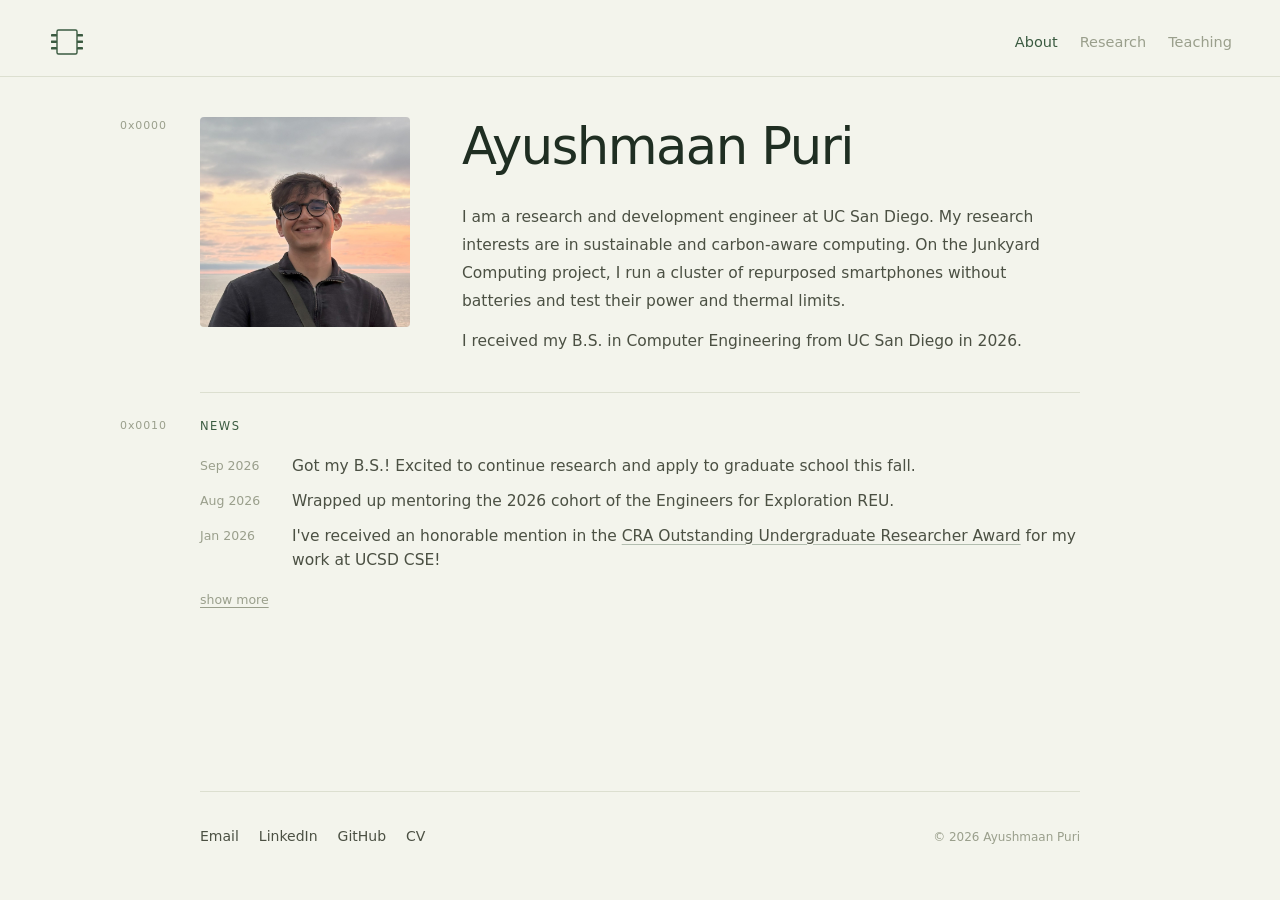
<file: index.html>
<!DOCTYPE html>
<html lang="en">
<head>
  <meta charset="utf-8" />
  <meta name="viewport" content="width=device-width, initial-scale=1" />
  <title>Ayushmaan Puri</title>
  <link rel="stylesheet" href="site.css">
  <style>
    .home-top {
      padding: 40px 0 0;
      display: grid;
      grid-template-columns: 210px 1fr;
      gap: 52px;
      align-items: start;
    }

    .greeting {
      font-size: clamp(32px, 4vw, 52px);
      font-weight: 500;
      letter-spacing: -0.03em;
      line-height: 1.15;
      margin-bottom: 28px;
    }
    .cursor {
      display: inline-block;
      width: 3px;
      height: 0.8em;
      background: var(--accent);
      vertical-align: baseline;
      margin-left: 3px;
      border-radius: 1px;
      animation: blink 1.1s step-end infinite;
      opacity: 0.28;
    }
    @keyframes blink { 50% { opacity: 0; } }

    .home-bio {
      font-size: 15.5px;
      color: var(--mid);
      line-height: 1.8;
    }
    .home-bio p + p { margin-top: 13px; }
    .home-bio a { color: var(--mid); }

    .home-photo {
      width: 210px;
      height: 210px;
      border-radius: 4px;
      object-fit: cover;
      display: block;
    }

    .home-section {
      margin-top: 36px;
      padding-top: 24px;
      padding-bottom: 32px;
      border-top: 1px solid var(--line);
    }

    .news-row {
      display: grid;
      grid-template-columns: 72px 1fr;
      gap: 0 20px;
      font-size: 15.5px;
      color: var(--mid);
      line-height: 1.6;
      padding: 5px 0;
    }
    .news-row a { color: var(--mid); }
    .news-row.hidden { display: none; }
    .n-when {
      font-family: var(--mono);
      font-size: 12.5px;
      color: var(--faint);
      padding-top: 2px;
    }
    .show-more-btn {
      background: none;
      border: none;
      padding: 0;
      margin-top: 14px;
      font-family: var(--mono);
      font-size: 12.5px;
      color: var(--faint);
      cursor: pointer;
      display: block;
      text-decoration: underline;
      text-underline-offset: 3px;
    }
    .show-more-btn:hover { color: var(--accent); }

    @media (max-width: 600px) {
      .home-top { grid-template-columns: 1fr; gap: 28px; }
      .home-photo { display: none; }
    }
  </style>
</head>
<body>

  <!-- NAV -->
  <nav class="site-nav">
    <button class="logo-btn" type="button" aria-label="Thermal camera view" aria-pressed="false">
    <svg class="logo-mark" viewBox="0 0 38 28" fill="none" xmlns="http://www.w3.org/2000/svg" aria-label="Ayushmaan Puri">
      <rect x="9" y="2" width="20" height="24" rx="1.5" stroke="var(--accent)" stroke-width="1.4"/>
      <!-- <path d="M15 2 A4 3.5 0 0 0 23 2" stroke="var(--accent)" stroke-width="1.4"/> -->
      <rect x="3" y="6"    width="6" height="2.5" rx="0.4" fill="var(--accent)"/>
      <rect x="3" y="12.5" width="6" height="2.5" rx="0.4" fill="var(--accent)"/>
      <rect x="3" y="19"   width="6" height="2.5" rx="0.4" fill="var(--accent)"/>
      <rect x="29" y="6"    width="6" height="2.5" rx="0.4" fill="var(--accent)"/>
      <rect x="29" y="12.5" width="6" height="2.5" rx="0.4" fill="var(--accent)"/>
      <rect x="29" y="19"   width="6" height="2.5" rx="0.4" fill="var(--accent)"/>
      <!-- <text x="19" y="16" text-anchor="middle" font-family="ui-monospace,monospace" font-size="7.5" font-weight="600" fill="var(--accent)">AP</text> -->
    </svg>
    </button>
    <div class="nav-items">
      <a class="nav-btn active" href="index.html">About</a>
      <a class="nav-btn" href="research.html">Research</a>
      <a class="nav-btn" href="teaching.html">Teaching</a>
    </div>
  </nav>

<div class="col">

  <div class="home-top fi" style="animation-delay:.05s">
    <img class="home-photo" src="img/headshot.jpg" alt="Ayushmaan Puri"
         onerror="this.style.display='none'" />
    <div>
      <h1 class="greeting">Ayushmaan Puri</h1>
      <div class="home-bio">
        <p>
          I am a research and development engineer at UC San Diego.
          My research interests are in sustainable and carbon-aware computing.
          On the Junkyard Computing project, I run a cluster of repurposed smartphones without batteries and test their power and thermal limits.
        </p>
        <p>
          I received my B.S. in Computer Engineering from UC San Diego in 2026.
        </p>
      </div>
    </div>
  </div>

  <!-- news -->
  <div class="home-section fi" style="animation-delay:.14s">
    <p class="sec-label">News</p>
    <div id="news-list">
      <div class="news-row">
        <span class="n-when">Sep 2026</span>
        <span>Got my B.S.! Excited to continue research and apply to graduate school this fall.</span>
      </div>
      <div class="news-row">
        <span class="n-when">Aug 2026</span>
        <span>Wrapped up mentoring the 2026 cohort of the Engineers for Exploration REU.</span>
      </div>
      <div class="news-row">
        <span class="n-when">Jan 2026</span>
        <span>I've received an honorable mention in the <a href="https://cra.org/about/awards/outstanding-undergraduate-researcher-award/#:~:text=Ayushmaan%20Puri%2C%20University%20of%20California%2C%20San%20Diego" target="_blank" rel="noopener">CRA Outstanding Undergraduate Researcher Award</a> for my work at UCSD CSE!</span>
      </div>
      <div class="news-row hidden">
        <span class="n-when">Oct 2025</span>
        <span><em>UnifiedSplitting</em> accepted to <a href="https://airtable.com/embed/appJNFWOkOHEz40pf/shr7QSuLwvThEw3Qj/tblzSg4QbAxZa1rz1/viwUCRZa4JLZpt3bm/reck8rJNek41xyWqu" target="_blank" rel="noopener">SCCUR 2025</a>. I'm presenting a talk at CSU Channel Islands on Nov 22.</span>
      </div>
      <!-- <div class="news-row">
        <span class="n-when">Oct 2025</span>
        <span>Applying to ECE/CSE PhD programs. Scared, but excited.</span>
      </div> -->
      <div class="news-row hidden">
        <span class="n-when">Aug 2025</span>
        <span>Presented <em>UnifiedSplitting</em> at <a href="https://ugresearch.ucsd.edu/conferences/src/2025-SRC-Program.pdf" target="_blank" rel="noopener">UCSD SRC 2025</a>.</span>
      </div>
      <div class="news-row hidden">
        <span class="n-when">Jun 2025</span>
        <span>Started research with Raymond at PatLab! Excited to learn more about NVIDIA Jetson edge devices.</span>
      </div>
      <div class="news-row hidden">
        <span class="n-when">May 2025</span>
        <span>Accepted to the <a href="https://ugresearch.ucsd.edu/programs/all-urh-programs/uc-scholars/index.html" target="_blank" rel="noopener">UC Scholars program</a>!</span>
      </div>
      <div class="news-row hidden">
        <span class="n-when">Oct 2024</span>
        <span>Changed majors from Computer Science to Computer Engineering after a lot of thinking...</span>
      </div>
      <div class="news-row hidden">
        <span class="n-when">Sep 2024</span>
        <span>Moved to San Diego for UCSD 🔱</span>
      </div>
      <div class="news-row hidden">
        <span class="n-when">Sep 2024</span>
        <span>Completed summer research at IIT Delhi.</span>
      </div>
      <div class="news-row hidden">
        <span class="n-when">May 2024</span>
        <span>Graduated from OCC with 3 associate degrees and honors distinction. Starting summer research at IIT Delhi SeNSE!</span>
      </div>
      <div class="news-row hidden">
        <span class="n-when">Jun 2023</span>
        <span>Started research at NASA CaSGC.</span>
      </div>
      <div class="news-row hidden">
        <span class="n-when">Aug 2022</span>
        <span>Moved to Orange County to attend Orange Coast College 🍊</span>
      </div>
    </div>
    <button class="show-more-btn" id="news-btn" onclick="toggleNews()">show more</button>
  </div>

  <!-- FOOTER -->
  <footer class="site-footer">
    <div class="foot-links">
      <a href="mailto:aypuri@ucsd.edu,ayushmaan.puri18@gmail.com">Email</a>
      <a href="https://linkedin.com/in/aypuri" target="_blank" rel="noopener">LinkedIn</a>
      <a href="https://github.com/aypuri" target="_blank" rel="noopener">GitHub</a>
      <a href="cv.pdf" target="_blank" rel="noopener">CV</a>
    </div>
    <div class="foot-copy">© <span id="yr"></span> Ayushmaan Puri</div>
  </footer>

</div>

<script src="site.js"></script>
<script>
  let newsOpen = false;
  function toggleNews() {
    newsOpen = !newsOpen;
    document.querySelectorAll('.news-row').forEach((el, i) => {
      if (i >= 3) el.classList.toggle('hidden', !newsOpen);
    });
    document.getElementById('news-btn').textContent = newsOpen ? 'show less' : 'show more';
  }
</script>
</body>
</html>
</file>
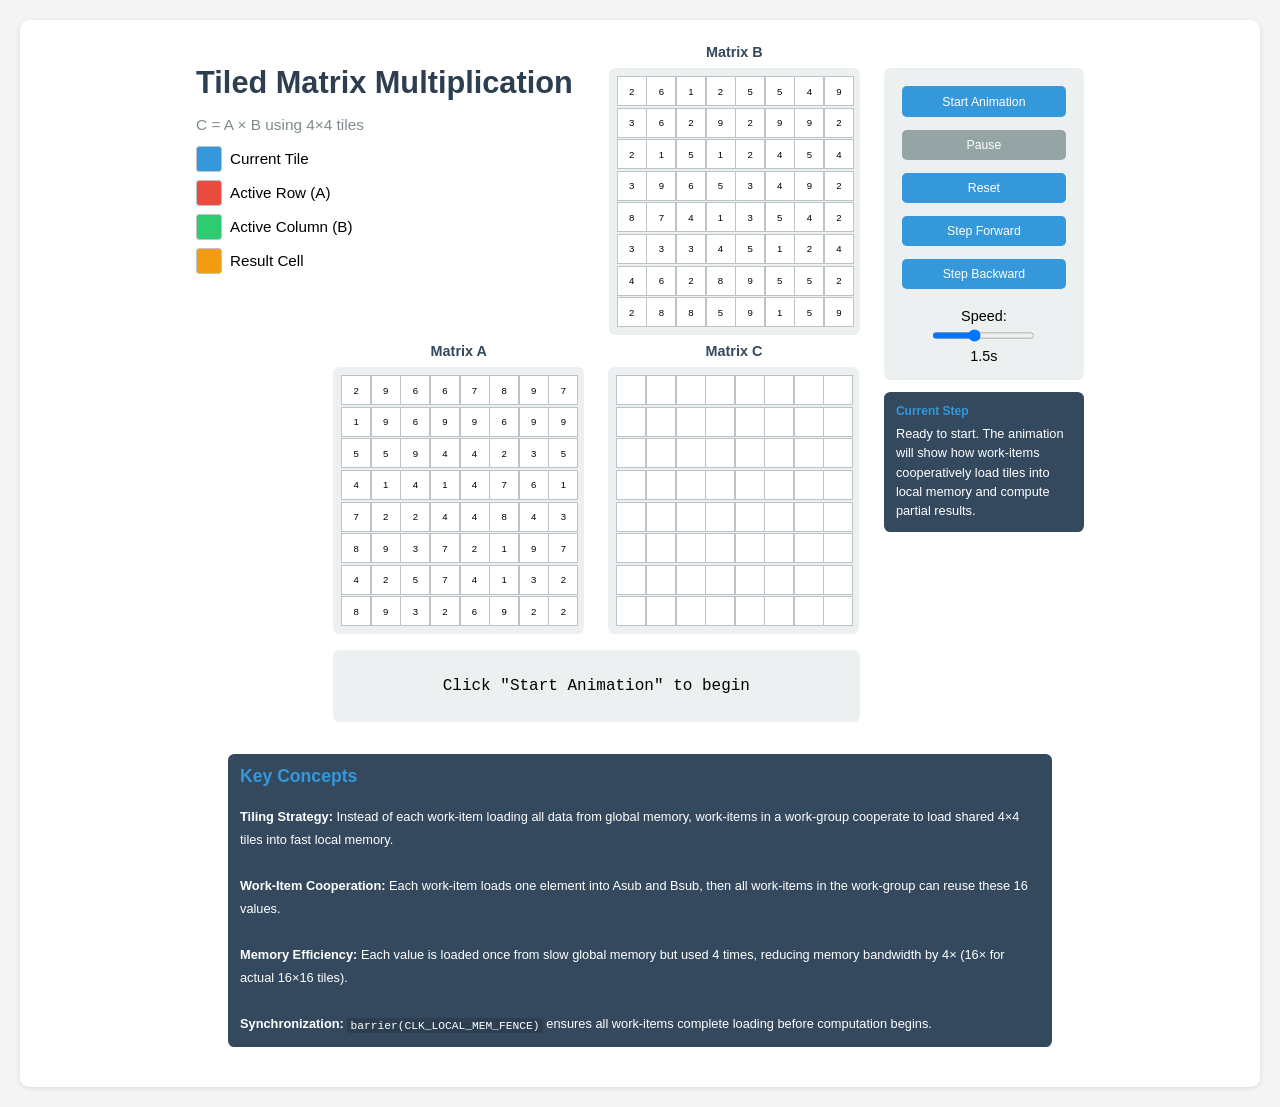
<file: tiledmatmultvis/index.html>
<!DOCTYPE html>
<html lang="en">
<head>
    <meta charset="UTF-8">
    <meta name="viewport" content="width=1400, shrink-to-fit=yes">
    <title>Tiled Matrix Multiplication Visualization</title>
    <link rel="stylesheet" href="styles.css">
</head>
<body>
    <div class="container">
        <div class="main-layout">
            <div class="left-column">
                <div class="title-area">
                    <h1>Tiled Matrix Multiplication</h1>
                    <p class="subtitle">C = A × B using 4×4 tiles</p>
                    
                    <div class="legend">
                        <div class="legend-item">
                            <div class="legend-box tile-highlight"></div>
                            <span>Current Tile</span>
                        </div>
                        <div class="legend-item">
                            <div class="legend-box active-row"></div>
                            <span>Active Row (A)</span>
                        </div>
                        <div class="legend-item">
                            <div class="legend-box active-col"></div>
                            <span>Active Column (B)</span>
                        </div>
                        <div class="legend-item">
                            <div class="legend-box result-cell"></div>
                            <span>Result Cell</span>
                        </div>
                    </div>
                </div>
            </div>
            
            <div class="center-column">
                <div class="visualization-wrapper">
                    <div class="top-section">
                        <div class="spacer"></div>
                        <div id="matrixB-container"></div>
                    </div>
                    <div class="bottom-section">
                        <div id="matrixA-container"></div>
                        <div id="matrixC-container"></div>
                    </div>
                </div>
                <div class="computation" id="computation">Click "Start Animation" to begin</div>
            </div>
            
            <div class="right-column">
                <div class="controls">
                    <button id="startBtn" onclick="startAnimation()">Start Animation</button>
                    <button id="pauseBtn" onclick="pauseAnimation()" disabled>Pause</button>
                    <button id="resetBtn" onclick="resetAnimation()">Reset</button>
                    <button onclick="stepForward()">Step Forward</button>
                    <button onclick="stepBackward()">Step Backward</button>
                    <div class="speed-control">
                        <label>Speed: </label>
                        <input type="range" id="speedSlider" min="500" max="3000" value="1500" step="100">
                        <span id="speedLabel">1.5s</span>
                    </div>
                </div>
                <div class="info-panel">
                    <h3>Current Step</h3>
                    <div class="step-info" id="stepInfo">
                        Ready to start. The animation will show how work-items cooperatively load tiles into local memory and compute partial results.
                    </div>
                </div>
            </div>
        </div>
        
        <div class="info-panel">
            <h3>Key Concepts</h3>
            <div class="step-info">
                <strong>Tiling Strategy:</strong> Instead of each work-item loading all data from global memory, work-items in a work-group cooperate to load shared 4×4 tiles into fast local memory.<br><br>
                <strong>Work-Item Cooperation:</strong> Each work-item loads one element into Asub and Bsub, then all work-items in the work-group can reuse these 16 values.<br><br>
                <strong>Memory Efficiency:</strong> Each value is loaded once from slow global memory but used 4 times, reducing memory bandwidth by 4× (16× for actual 16×16 tiles).<br><br>
                <strong>Synchronization:</strong> <span class="code-highlight">barrier(CLK_LOCAL_MEM_FENCE)</span> ensures all work-items complete loading before computation begins.
            </div>
        </div>
    </div>

    <script src="scripts.js"></script>
</body>
</html>
</file>
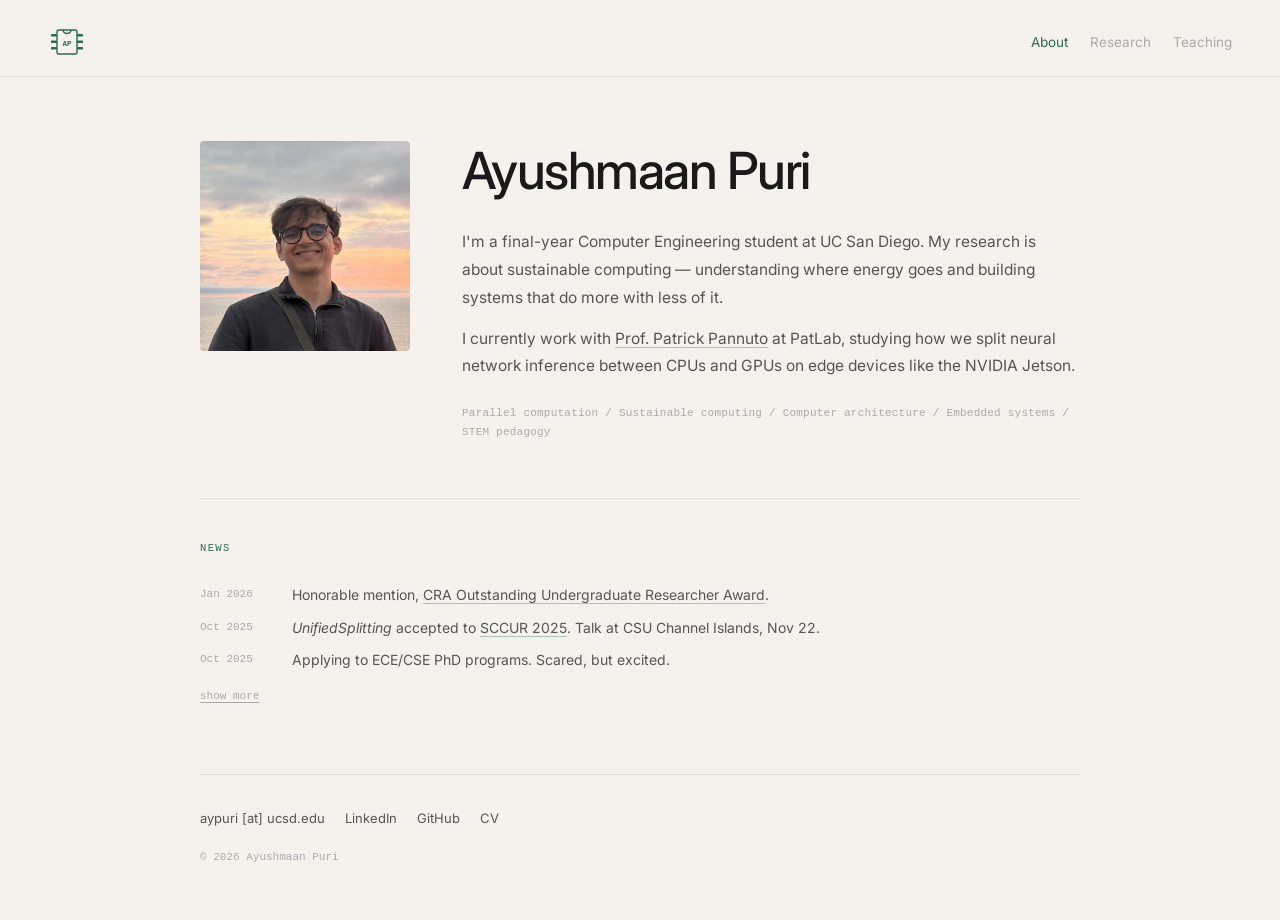
<file: backup.html>
<!DOCTYPE html>
<html lang="en">
<head>
  <meta charset="utf-8" />
  <meta name="viewport" content="width=device-width, initial-scale=1" />
  <title>Ayushmaan Puri</title>
  <link rel="preconnect" href="https://fonts.googleapis.com">
  <link href="https://fonts.googleapis.com/css2?family=Inter:wght@300;400;500;600&display=swap" rel="stylesheet">
  <style>
    :root {
      --bg:      #f5f2ee;
      --fg:      #1a1a1a;
      --mid:     #555555;
      --faint:   #aaaaaa;
      --line:    #e2ddd8;
      --accent:  #2d6a4f;
      --sans:    "Inter", -apple-system, BlinkMacSystemFont, "Segoe UI", system-ui, sans-serif;
      --mono:    ui-monospace, "SFMono-Regular", Menlo, Monaco, Consolas, monospace;
    }

    *, *::before, *::after { box-sizing: border-box; margin: 0; padding: 0; }
    html { scroll-behavior: smooth; }

    body {
      background: var(--bg);
      background-attachment: fixed;
      color: var(--fg);
      font-family: var(--sans);
      font-size: 15.5px;
      line-height: 1.72;
      -webkit-font-smoothing: antialiased;
      min-height: 100vh;
    }

    a { color: var(--accent); text-decoration: underline; text-underline-offset: 3px; text-decoration-color: color-mix(in srgb, var(--accent) 35%, transparent); }
    a:hover { opacity: 0.7; }

    /* full width — only padding, no max-width */
    .col { padding: 0 200px; }

    /* ── nav ──────────────────────────────────────────────── */
    .site-nav {
      display: flex;
      justify-content: space-between;
      align-items: center;
      padding: 28px 48px 20px;
      border-bottom: 1px solid var(--line);
    }
    .logo-mark {
      display: block;
      width: 38px;
      height: 28px;
    }
    .nav-items { display: flex; gap: 22px; }
    .nav-btn {
      background: none;
      border: none;
      cursor: pointer;
      font-family: var(--sans);
      font-size: 13.5px;
      color: var(--faint);
      padding: 0;
      transition: color .15s;
    }
    .nav-btn:hover  { color: var(--accent); }
    .nav-btn.active { color: var(--accent); }

    /* ── views ────────────────────────────────────────────── */
    .view { display: none; }
    .view.active { display: block; }

    .fi {
      opacity: 0;
      animation: rise .28s ease forwards;
    }
    @keyframes rise {
      from { opacity: 0; transform: translateY(7px); }
      to   { opacity: 1; transform: translateY(0);   }
    }

    /* ── home ─────────────────────────────────────────────── */
    .home-top {
      padding: 64px 0 0;
      display: grid;
      grid-template-columns: 210px 1fr;
      gap: 52px;
      align-items: start;
    }

    .greeting {
      font-size: clamp(32px, 4vw, 52px);
      font-weight: 500;
      letter-spacing: -0.03em;
      line-height: 1.15;
      margin-bottom: 28px;
    }
    .cursor {
      display: inline-block;
      width: 3px;
      height: 0.8em;
      background: var(--accent);
      vertical-align: baseline;
      margin-left: 3px;
      border-radius: 1px;
      animation: blink 1.1s step-end infinite;
      opacity: 0.28;
    }
    @keyframes blink { 50% { opacity: 0; } }

    .home-bio {
      font-size: 15.5px;
      color: var(--mid);
      line-height: 1.8;
    }
    .home-bio p + p { margin-top: 13px; }
    .home-bio a { color: var(--mid); }

    .home-photo {
      width: 210px;
      height: 210px;
      border-radius: 4px;
      object-fit: cover;
      display: block;
    }

    .home-tags {
      margin-top: 24px;
      font-family: var(--mono);
      font-size: 11px;
      color: var(--faint);
      letter-spacing: 0.02em;
    }
    .home-tags span + span::before { content: ' / '; }

    .home-section {
      margin-top: 56px;
      padding-top: 40px;
      padding-bottom: 72px;
      border-top: 1px solid var(--line);
    }
    .sec-label {
      font-family: var(--mono);
      font-size: 10.5px;
      letter-spacing: 0.13em;
      text-transform: uppercase;
      color: var(--accent);
      margin-bottom: 22px;
    }

    .news-row {
      display: grid;
      grid-template-columns: 72px 1fr;
      gap: 0 20px;
      font-size: 14px;
      color: var(--mid);
      line-height: 1.6;
      padding: 5px 0;
    }
    .news-row a { color: var(--mid); }
    .news-row.hidden { display: none; }
    .n-when {
      font-family: var(--mono);
      font-size: 11px;
      color: var(--faint);
      padding-top: 2px;
    }
    .show-more-btn {
      background: none;
      border: none;
      padding: 0;
      margin-top: 14px;
      font-family: var(--mono);
      font-size: 11px;
      color: var(--faint);
      cursor: pointer;
      display: block;
      text-decoration: underline;
      text-underline-offset: 3px;
    }
    .show-more-btn:hover { color: var(--accent); }

    .home-contact {
      margin-top: 40px;
      padding-top: 32px;
      border-top: 1px solid var(--line);
      display: flex;
      gap: 22px;
      font-size: 13.5px;
      color: var(--mid);
      flex-wrap: wrap;
      padding-bottom: 64px;
    }
    .home-contact a { color: var(--mid); text-decoration: none; }
    .home-contact a:hover { color: var(--fg); opacity: 1; }

    /* ── expandable entries ───────────────────────────────── */
    .view-intro {
      font-size: 15.5px;
      color: var(--mid);
      line-height: 1.82;
      padding: 56px 0 38px;
    }
    .view-intro a { color: var(--mid); }

    .entries { border-top: 1px solid var(--line); }
    .entry   { border-bottom: 1px solid var(--line); }

    .entry-btn {
      width: 100%;
      background: none;
      border: none;
      cursor: pointer;
      padding: 22px 0;
      text-align: left;
      display: flex;
      justify-content: space-between;
      align-items: center;
      gap: 20px;
      font-family: var(--sans);
    }
    .entry-btn:hover .e-title { opacity: 0.5; }

    .entry-meta { flex: 1; }
    .e-title {
      display: block;
      font-size: 15px;
      font-weight: 600;
      letter-spacing: -0.01em;
      color: var(--fg);
      margin-bottom: 3px;
      transition: opacity .15s;
    }
    .e-org {
      display: block;
      font-size: 12.5px;
      color: var(--faint);
    }
    .e-right {
      display: flex;
      align-items: center;
      gap: 16px;
      flex-shrink: 0;
    }
    .e-date {
      font-family: var(--mono);
      font-size: 11px;
      color: var(--faint);
      white-space: nowrap;
    }
    .e-arrow {
      font-size: 13px;
      color: var(--faint);
      transition: transform .25s ease, color .15s;
      user-select: none;
    }
    .entry.open .e-arrow { transform: rotate(180deg); color: var(--accent); }

    .entry-body {
      display: grid;
      grid-template-rows: 0fr;
      transition: grid-template-rows .3s ease;
      overflow: hidden;
    }
    .entry.open .entry-body { grid-template-rows: 1fr; }

    .entry-body-inner  { min-height: 0; overflow: hidden; }
    .entry-body-content {
      padding-bottom: 26px;
      font-size: 14.5px;
      color: var(--mid);
      line-height: 1.82;
    }
    .entry-body-content p + p { margin-top: 12px; }
    .entry-body-content a { color: var(--mid); }

    /* sub-sections (pubs, awards, education) */
    .sub-section { padding-top: 48px; }
    .sub-entry {
      padding: 18px 0;
      border-top: 1px solid var(--line);
      font-size: 14px;
      color: var(--mid);
      line-height: 1.72;
    }
    .sub-entry:last-child { border-bottom: 1px solid var(--line); }
    .sub-head {
      display: flex;
      justify-content: space-between;
      align-items: baseline;
      gap: 20px;
      margin-bottom: 5px;
    }
    .sub-title {
      font-size: 14.5px;
      font-weight: 600;
      color: var(--fg);
    }
    .sub-date {
      font-family: var(--mono);
      font-size: 11px;
      color: var(--faint);
      white-space: nowrap;
      flex-shrink: 0;
    }
    .sub-entry a { color: var(--mid); }

    /* edu logo */
    .sub-entry-inner {
      display: flex;
      gap: 16px;
      align-items: flex-start;
    }
    .inst-logo {
      width: 56px;
      height: 56px;
      object-fit: contain;
      flex-shrink: 0;
      margin-top: 2px;
      opacity: 0.85;
    }

    /* footer */
    .site-footer {
      border-top: 1px solid var(--line);
      padding: 32px 0 52px;
    }
    .foot-links {
      display: flex;
      gap: 20px;
      font-size: 13px;
      color: var(--mid);
      flex-wrap: wrap;
    }
    .foot-links a { color: var(--mid); text-decoration: none; }
    .foot-links a:hover { color: var(--fg); }
    .foot-copy {
      margin-top: 18px;
      font-family: var(--mono);
      font-size: 11px;
      color: var(--faint);
    }

    /* ── responsive ───────────────────────────────────────── */
    @media (max-width: 600px) {
      .col { padding: 0 24px; }
      .site-nav { padding: 22px 24px 18px; }
      .home-top { grid-template-columns: 1fr; gap: 28px; }
      .home-photo { display: none; }
      .nav-items { gap: 14px; }
      .sub-head { flex-direction: column; gap: 2px; }
      .e-right { gap: 10px; }
    }
  </style>
</head>
<body>

  <!-- NAV — outside .col so logo/buttons sit near screen edges -->
  <nav class="site-nav">
    <!-- chip/IC logo mark -->
    <svg class="logo-mark" viewBox="0 0 38 28" fill="none" xmlns="http://www.w3.org/2000/svg" aria-label="Ayushmaan Puri">
      <!-- IC body -->
      <rect x="9" y="2" width="20" height="24" rx="1.5" stroke="var(--accent)" stroke-width="1.4"/>
      <!-- orientation notch -->
      <path d="M15 2 A4 3.5 0 0 0 23 2" stroke="var(--accent)" stroke-width="1.4"/>
      <!-- pins left -->
      <rect x="3" y="6"    width="6" height="2.5" rx="0.4" fill="var(--accent)"/>
      <rect x="3" y="12.5" width="6" height="2.5" rx="0.4" fill="var(--accent)"/>
      <rect x="3" y="19"   width="6" height="2.5" rx="0.4" fill="var(--accent)"/>
      <!-- pins right -->
      <rect x="29" y="6"    width="6" height="2.5" rx="0.4" fill="var(--accent)"/>
      <rect x="29" y="12.5" width="6" height="2.5" rx="0.4" fill="var(--accent)"/>
      <rect x="29" y="19"   width="6" height="2.5" rx="0.4" fill="var(--accent)"/>
      <!-- initials -->
      <text x="19" y="17.5" text-anchor="middle" font-family="ui-monospace,monospace" font-size="7.5" font-weight="600" fill="var(--accent)">AP</text>
    </svg>
    <div class="nav-items">
      <button class="nav-btn active" data-view="home">About</button>
      <button class="nav-btn" data-view="research">Research</button>
      <button class="nav-btn" data-view="teaching">Teaching</button>
    </div>
  </nav>

<div class="col">

  <!-- ── ABOUT ─────────────────────────────────────────────── -->
  <div class="view active" id="view-home">

    <div class="home-top fi" style="animation-delay:.05s">
      <img class="home-photo" src="img/headshot.jpg" alt="Ayushmaan Puri"
           onerror="this.style.display='none'" />
      <div>
        <h1 class="greeting">Ayushmaan Puri</h1>
        <div class="home-bio">
          <p>
            I'm a final-year Computer Engineering student at UC San Diego.
            My research is about sustainable computing — understanding where energy goes
            and building systems that do more with less of it.
          </p>
          <p>
            I currently work with <a href="https://patpannuto.com/" target="_blank" rel="noopener">Prof. Patrick Pannuto</a>
            at PatLab, studying how we split neural network inference between CPUs and GPUs
            on edge devices like the NVIDIA Jetson.
          </p>
        </div>
        <div class="home-tags">
          <span>Parallel computation</span>
          <span>Sustainable computing</span>
          <span>Computer architecture</span>
          <span>Embedded systems</span>
          <span>STEM pedagogy</span>
        </div>
      </div>
    </div>

    <!-- news -->
    <div class="home-section fi" style="animation-delay:.14s">
      <p class="sec-label">News</p>
      <div id="news-list">
        <div class="news-row">
          <span class="n-when">Jan 2026</span>
          <span>Honorable mention, <a href="https://cra.org/about/awards/outstanding-undergraduate-researcher-award/#:~:text=Ayushmaan%20Puri%2C%20University%20of%20California%2C%20San%20Diego" target="_blank" rel="noopener">CRA Outstanding Undergraduate Researcher Award</a>.</span>
        </div>
        <div class="news-row">
          <span class="n-when">Oct 2025</span>
          <span><em>UnifiedSplitting</em> accepted to <a href="https://airtable.com/embed/appJNFWOkOHEz40pf/shr7QSuLwvThEw3Qj/tblzSg4QbAxZa1rz1/viwUCRZa4JLZpt3bm/reck8rJNek41xyWqu" target="_blank" rel="noopener">SCCUR 2025</a>. Talk at CSU Channel Islands, Nov 22.</span>
        </div>
        <div class="news-row">
          <span class="n-when">Oct 2025</span>
          <span>Applying to ECE/CSE PhD programs. Scared, but excited.</span>
        </div>
        <div class="news-row hidden">
          <span class="n-when">Aug 2025</span>
          <span>Presented <em>UnifiedSplitting</em> at <a href="https://ugresearch.ucsd.edu/conferences/src/2025-SRC-Program.pdf" target="_blank" rel="noopener">UCSD SRC 2025</a>.</span>
        </div>
        <div class="news-row hidden">
          <span class="n-when">Jun 2025</span>
          <span>Started research with PatLab.</span>
        </div>
        <div class="news-row hidden">
          <span class="n-when">May 2025</span>
          <span>Accepted to the <a href="https://ugresearch.ucsd.edu/programs/all-urh-programs/uc-scholars/index.html" target="_blank" rel="noopener">UC Scholars program</a>.</span>
        </div>
        <div class="news-row hidden">
          <span class="n-when">Oct 2024</span>
          <span>Changed majors from CS to Computer Engineering.</span>
        </div>
        <div class="news-row hidden">
          <span class="n-when">Sep 2024</span>
          <span>Moved to San Diego for UCSD.</span>
        </div>
        <div class="news-row hidden">
          <span class="n-when">Sep 2024</span>
          <span>Completed summer research at IIT Delhi.</span>
        </div>
        <div class="news-row hidden">
          <span class="n-when">May 2024</span>
          <span>Graduated from OCC with 3 associate degrees and honors distinction.</span>
        </div>
        <div class="news-row hidden">
          <span class="n-when">Jun 2023</span>
          <span>Started research at NASA CaSGC.</span>
        </div>
        <div class="news-row hidden">
          <span class="n-when">Aug 2022</span>
          <span>Moved to Orange County to attend Orange Coast College.</span>
        </div>
      </div>
      <button class="show-more-btn" id="news-btn" onclick="toggleNews()">show more</button>
    </div>

    <!-- contact
    <div class="home-contact fi" style="animation-delay:.22s">
      <span>aypuri [at] ucsd.edu</span>
      <a href="https://linkedin.com/in/aypuri" target="_blank" rel="noopener">LinkedIn ↗</a>
      <a href="https://github.com/aypuri" target="_blank" rel="noopener">GitHub ↗</a>
      <a href="https://docs.google.com/document/d/19y4q07t-jG6VEzetlcm0LwE59ik_COHHdgkFJjzfBMU/edit?usp=sharing" target="_blank" rel="noopener">CV ↗</a>
    </div> -->
  </div>

  <!-- ── RESEARCH ───────────────────────────────────────────── -->
  <div class="view" id="view-research">

    <p class="view-intro fi" style="animation-delay:.05s">
      My work sits at the intersection of performance and sustainability in computing.
      I'm drawn to questions about architectural tradeoffs — where to run computation,
      how to measure efficiency honestly, and what "sustainable" actually means at the systems level.
      I've been lucky to explore these questions across three very different research environments.
    </p>

    <div class="entries fi" style="animation-delay:.14s">

      <div class="entry" id="e-patlab">
        <button class="entry-btn" onclick="toggle('e-patlab')">
          <div class="entry-meta">
            <span class="e-title">Undergraduate Researcher, PatLab</span>
            <span class="e-org">UC San Diego · UC Scholars Program</span>
          </div>
          <div class="e-right">
            <span class="e-date">Jun 2025 — present</span>
            <span class="e-arrow">↓</span>
          </div>
        </button>
        <div class="entry-body"><div class="entry-body-inner"><div class="entry-body-content">
          <p>
            I work with <a href="https://patpannuto.com/" target="_blank" rel="noopener">Prof. Patrick Pannuto</a> and
            <a href="https://raymondduenas.com/" target="_blank" rel="noopener">Raymond Dueñas</a> on CPU–GPU split inference
            for CNN models on NVIDIA Jetson edge devices. The core question: given a model too large
            to run entirely on a GPU, at what layer should you cut it — and does the answer change
            when you optimize for energy rather than throughput?
          </p>
          <p>
            This project produced my first full research paper, presented at
            <a href="https://ugresearch.ucsd.edu/conferences/src/2025-SRC-Program.pdf" target="_blank" rel="noopener">UCSD SRC 2025</a>
            and being integrated into a submission to an international conference
            (name redacted for double-blind review). I'm grateful to Pat and Raymond for
            taking a chance on me and teaching me how research actually works.
          </p>
        </div></div></div>
      </div>

      <div class="entry" id="e-iitd">
        <button class="entry-btn" onclick="toggle('e-iitd')">
          <div class="entry-meta">
            <span class="e-title">Visiting Researcher, IITD SeNSE</span>
            <span class="e-org">Indian Institute of Technology, Delhi</span>
          </div>
          <div class="e-right">
            <span class="e-date">Jun – Sep 2024</span>
            <span class="e-arrow">↓</span>
          </div>
        </button>
        <div class="entry-body"><div class="entry-body-inner"><div class="entry-body-content">
          <p>
            I spent a summer at <a href="https://sense.iitd.ac.in/" target="_blank" rel="noopener">IITD SeNSE</a> working with
            <a href="https://web.iitd.ac.in/~mulaveesala/" target="_blank" rel="noopener">Prof. Ravibabu Mulaveesala</a>
            on signal processing for nondestructive testing. The work involved adapting an open-source
            pipeline to reconstruct subsurface images using Fourier and correlation transforms,
            even under noisy measurement conditions.
          </p>
          <p>
            This was my first mentored research experience — and where I learned what it actually
            means to do science: reading papers critically, communicating findings clearly, working
            through problems as a team. Tea time with Ravi sir and the PhD students was also excellent.
          </p>
        </div></div></div>
      </div>

      <div class="entry" id="e-nasa">
        <button class="entry-btn" onclick="toggle('e-nasa')">
          <div class="entry-meta">
            <span class="e-title">Researcher, NASA California Space Grant</span>
            <span class="e-org">Orange Coast College</span>
          </div>
          <div class="e-right">
            <span class="e-date">Jun – Aug 2023</span>
            <span class="e-arrow">↓</span>
          </div>
        </button>
        <div class="entry-body"><div class="entry-body-inner"><div class="entry-body-content">
          <p>
            I worked on the sensors and circuitry team for a lunar rover prototype, improving
            Arduino-based control code to synchronize UV and Hall effect sensors. The team
            repurposed an RC car as a base — which meant adding custom suspension to keep
            the sensors stable enough to collect consistent data.
          </p>
          <p>
            Through signal processing improvements and low-level code refinements,
            we pushed pipeline efficiency up by ~65% and sensor precision by 2.5×.
            I presented our <a href="./NASA Ca_SGC Final Poster.pdf" target="_blank" rel="noopener">findings and poster</a>
            to the NASA California Space Grant Consortium at the end of the summer.
          </p>
        </div></div></div>
      </div>

    </div>

    <div class="sub-section fi" style="animation-delay:.22s">
      <p class="sec-label">Publications &amp; Talks</p>
      <div class="sub-entry">
        <div class="sub-head">
          <span class="sub-title">SCCUR 2025 — Southern California Conference for Undergraduate Research</span>
          <span class="sub-date">Nov 2025</span>
        </div>
        Presented <em>UnifiedSplitting</em> with Parth Mehta and Fahad Alkhazam at CSU Channel Islands.
        <a href="https://airtable.com/embed/appJNFWOkOHEz40pf/shr7QSuLwvThEw3Qj/tblzSg4QbAxZa1rz1/viwUCRZa4JLZpt3bm/reck8rJNek41xyWqu" target="_blank" rel="noopener">Abstract</a>
        &middot; <a href="https://docs.google.com/presentation/d/1FSYJOcpmSsdAtHpGBS3yf0Wk7LeUv1JoV2OA4ryuJx0/edit?usp=sharing" target="_blank" rel="noopener">Slides</a>
      </div>
      <div class="sub-entry">
        <div class="sub-head">
          <span class="sub-title">UCSD Summer Research Conference (SRC) 2025</span>
          <span class="sub-date">Aug 2025</span>
        </div>
        CPU–GPU split inference optimizations on edge devices; results reproduced across multiple Jetson platforms.
        <a href="https://ugresearch.ucsd.edu/conferences/src/2025-SRC-Program.pdf#page=292" target="_blank" rel="noopener">Abstract</a>
        &middot; <a href="https://docs.google.com/presentation/d/1NpE_AzdwMhmThSExQXPT5_3J6FuQk1rulLzNKAAYyaE/edit?usp=sharing" target="_blank" rel="noopener">Slides</a>
      </div>
      <div class="sub-entry">
        <div class="sub-head">
          <span class="sub-title">Conference paper — in preparation</span>
          <span class="sub-date">2026</span>
        </div>
        Raymond Dueñas, Patrick Pannuto, Ayushmaan Puri*, Parth Mehta*, Fahad Alkhazam*
      </div>
    </div>

    <div class="sub-section fi" style="animation-delay:.30s; padding-bottom: 64px;">
      <p class="sec-label">Awards &amp; Honors</p>
      <div class="sub-entry">
        <div class="sub-head">
          <span class="sub-title">
            <a href="https://cra.org/about/awards/outstanding-undergraduate-researcher-award/#:~:text=Ayushmaan%20Puri%2C%20University%20of%20California%2C%20San%20Diego" target="_blank" rel="noopener">Honorable Mention, CRA Outstanding Undergraduate Researcher Award</a>
          </span>
          <span class="sub-date">Jan 2026</span>
        </div>
        Named among the most outstanding undergraduate researchers across North America by the Computing Research Association.
      </div>
      <div class="sub-entry">
        <div class="sub-head">
          <span class="sub-title">
            <a href="https://ugresearch.ucsd.edu/programs/all-urh-programs/uc-scholars/index.html" target="_blank" rel="noopener">UC Scholar, UCSD Undergraduate Research Hub</a>
          </span>
          <span class="sub-date">May 2025</span>
        </div>
        Selected to join a cohort of 11 undergraduate researchers at UCSD, funded by the URH.
      </div>
      <div class="sub-entry">
        <div class="sub-head">
          <span class="sub-title">George Ciarlo Memorial Scholarship, Orange Coast College</span>
          <span class="sub-date">May 2024</span>
        </div>
        Awarded for academic excellence and service to the community.
      </div>
    </div>

  </div>

  <!-- ── TEACHING ───────────────────────────────────────────── -->
  <div class="view" id="view-teaching">

    <p class="view-intro fi" style="animation-delay:.05s">
      Before I knew what research was, I knew I liked explaining things.
      Teaching has been part of my life since my first job — tutoring calculus at OCC —
      and it shapes how I approach everything else. I believe access to good CS education
      shouldn't depend on where you grew up or went to school.
    </p>

    <div class="entries fi" style="animation-delay:.14s">

      <div class="entry" id="e-mesa">
        <button class="entry-btn" onclick="toggle('e-mesa')">
          <div class="entry-meta">
            <span class="e-title">STEM/MESA Peer Mentor</span>
            <span class="e-org">Orange Coast College · STEM Academy + MESA</span>
          </div>
          <div class="e-right">
            <span class="e-date">Aug 2023 – May 2024</span>
            <span class="e-arrow">↓</span>
          </div>
        </button>
        <div class="entry-body"><div class="entry-body-inner"><div class="entry-body-content">
          <p>
            I directly mentored 17 students from underrepresented and low-income backgrounds
            pursuing STEM majors at OCC. That meant weekly check-ins, help with transfer
            applications and career planning, and being someone they could actually talk to
            about the reality of being a first-gen student in STEM.
          </p>
          <p>
            I also organized workshops on research skills, academic writing, and career development,
            and served as president of the OCC STEM Club at the same time — the two roles overlapped
            a lot, and I tried to make events useful to both groups.
            Some <a href="https://www.linkedin.com/in/aypuri/" target="_blank" rel="noopener">pictures on LinkedIn</a> if you want to see what it looked like.
          </p>
        </div></div></div>
      </div>

      <div class="entry" id="e-teals">
        <button class="entry-btn" onclick="toggle('e-teals')">
          <div class="entry-meta">
            <span class="e-title">Teaching Assistant, Microsoft TEALS</span>
            <span class="e-org">Santa Fe Junior High</span>
          </div>
          <div class="e-right">
            <span class="e-date">Jul 2023 – Feb 2024</span>
            <span class="e-arrow">↓</span>
          </div>
        </button>
        <div class="entry-body"><div class="entry-body-inner"><div class="entry-body-content">
          <p>
            Through the Microsoft TEALS program, I helped build and run a CS education program
            teaching Code.org's CS Principles curriculum to middle school students.
            I worked closely with the classroom teacher to adapt pacing, run hands-on activities,
            and find explanations that actually landed for that age group.
          </p>
          <p>
            Watching students go from "I don't get why we're doing this" to
            debugging their own programs was one of the better things I've experienced.
          </p>
        </div></div></div>
      </div>

      <div class="entry" id="e-tutor">
        <button class="entry-btn" onclick="toggle('e-tutor')">
          <div class="entry-meta">
            <span class="e-title">Honors Mathematics Tutor</span>
            <span class="e-org">Orange Coast College · Student Success Center</span>
          </div>
          <div class="e-right">
            <span class="e-date">Jan – May 2023</span>
            <span class="e-arrow">↓</span>
          </div>
        </button>
        <div class="entry-body"><div class="entry-body-inner"><div class="entry-body-content">
          <p>
            My first job. I tutored OCC students in Honors Calculus, Precalculus, Trigonometry,
            College Algebra, and Statistics. I learned quickly that there's a real gap between
            knowing something and knowing how to explain it — and that finding exactly where
            someone's understanding breaks down is a skill in itself.
          </p>
          <p>
            This is where I figured out that I actually enjoy teaching,
            not just as something nice to put on a resume, but as something I want to keep doing.
          </p>
        </div></div></div>
      </div>

    </div>

    <div class="sub-section fi" style="animation-delay:.22s; padding-bottom: 64px;">
      <p class="sec-label">Education</p>
      <div class="sub-entry">
        <div class="sub-entry-inner">
          <img class="inst-logo" src="img/UCSD-Seal-Logo.png" alt="UC San Diego" />
          <div>
            <div class="sub-head">
              <span class="sub-title">B.S. Computer Engineering</span>
              <span class="sub-date">exp. 2026</span>
            </div>
            University of California, San Diego
          </div>
        </div>
      </div>
      <div class="sub-entry">
        <div class="sub-entry-inner">
          <img class="inst-logo" src="img/OCC_logo.png" alt="Orange Coast College" />
          <div>
            <div class="sub-head">
              <span class="sub-title">A.S. Computer Science, Mathematics, Physics</span>
              <span class="sub-date">2024</span>
            </div>
            Orange Coast College
          </div>
        </div>
      </div>
    </div>

  </div>

  <!-- FOOTER -->
  <footer class="site-footer">
    <div class="foot-links">
      <span>aypuri [at] ucsd.edu</span>
      <a href="https://linkedin.com/in/aypuri" target="_blank" rel="noopener">LinkedIn</a>
      <a href="https://github.com/aypuri" target="_blank" rel="noopener">GitHub</a>
      <a href="https://docs.google.com/document/d/19y4q07t-jG6VEzetlcm0LwE59ik_COHHdgkFJjzfBMU/edit?usp=sharing" target="_blank" rel="noopener">CV</a>
    </div>
    <div class="foot-copy">© <span id="yr"></span> Ayushmaan Puri</div>
  </footer>

</div>

<script>
  function go(name) {
    document.querySelectorAll('.view').forEach(v => v.classList.remove('active'));
    document.querySelectorAll('.nav-btn').forEach(b => b.classList.remove('active'));
    document.getElementById('view-' + name).classList.add('active');
    document.querySelector('[data-view="' + name + '"]').classList.add('active');
    document.querySelectorAll('#view-' + name + ' .fi').forEach(el => {
      el.style.animation = 'none';
      el.offsetHeight;
      el.style.animation = '';
    });
    window.scrollTo(0, 0);
  }

  document.querySelectorAll('.nav-btn').forEach(btn => {
    btn.addEventListener('click', () => go(btn.dataset.view));
  });

  function toggle(id) {
    document.getElementById(id).classList.toggle('open');
  }

  let newsOpen = false;
  function toggleNews() {
    newsOpen = !newsOpen;
    document.querySelectorAll('.news-row').forEach((el, i) => {
      if (i >= 3) el.classList.toggle('hidden', !newsOpen);
    });
    document.getElementById('news-btn').textContent = newsOpen ? 'show less' : 'show more';
  }

  document.getElementById('yr').textContent = new Date().getFullYear();
</script>
</body>
</html>
</file>
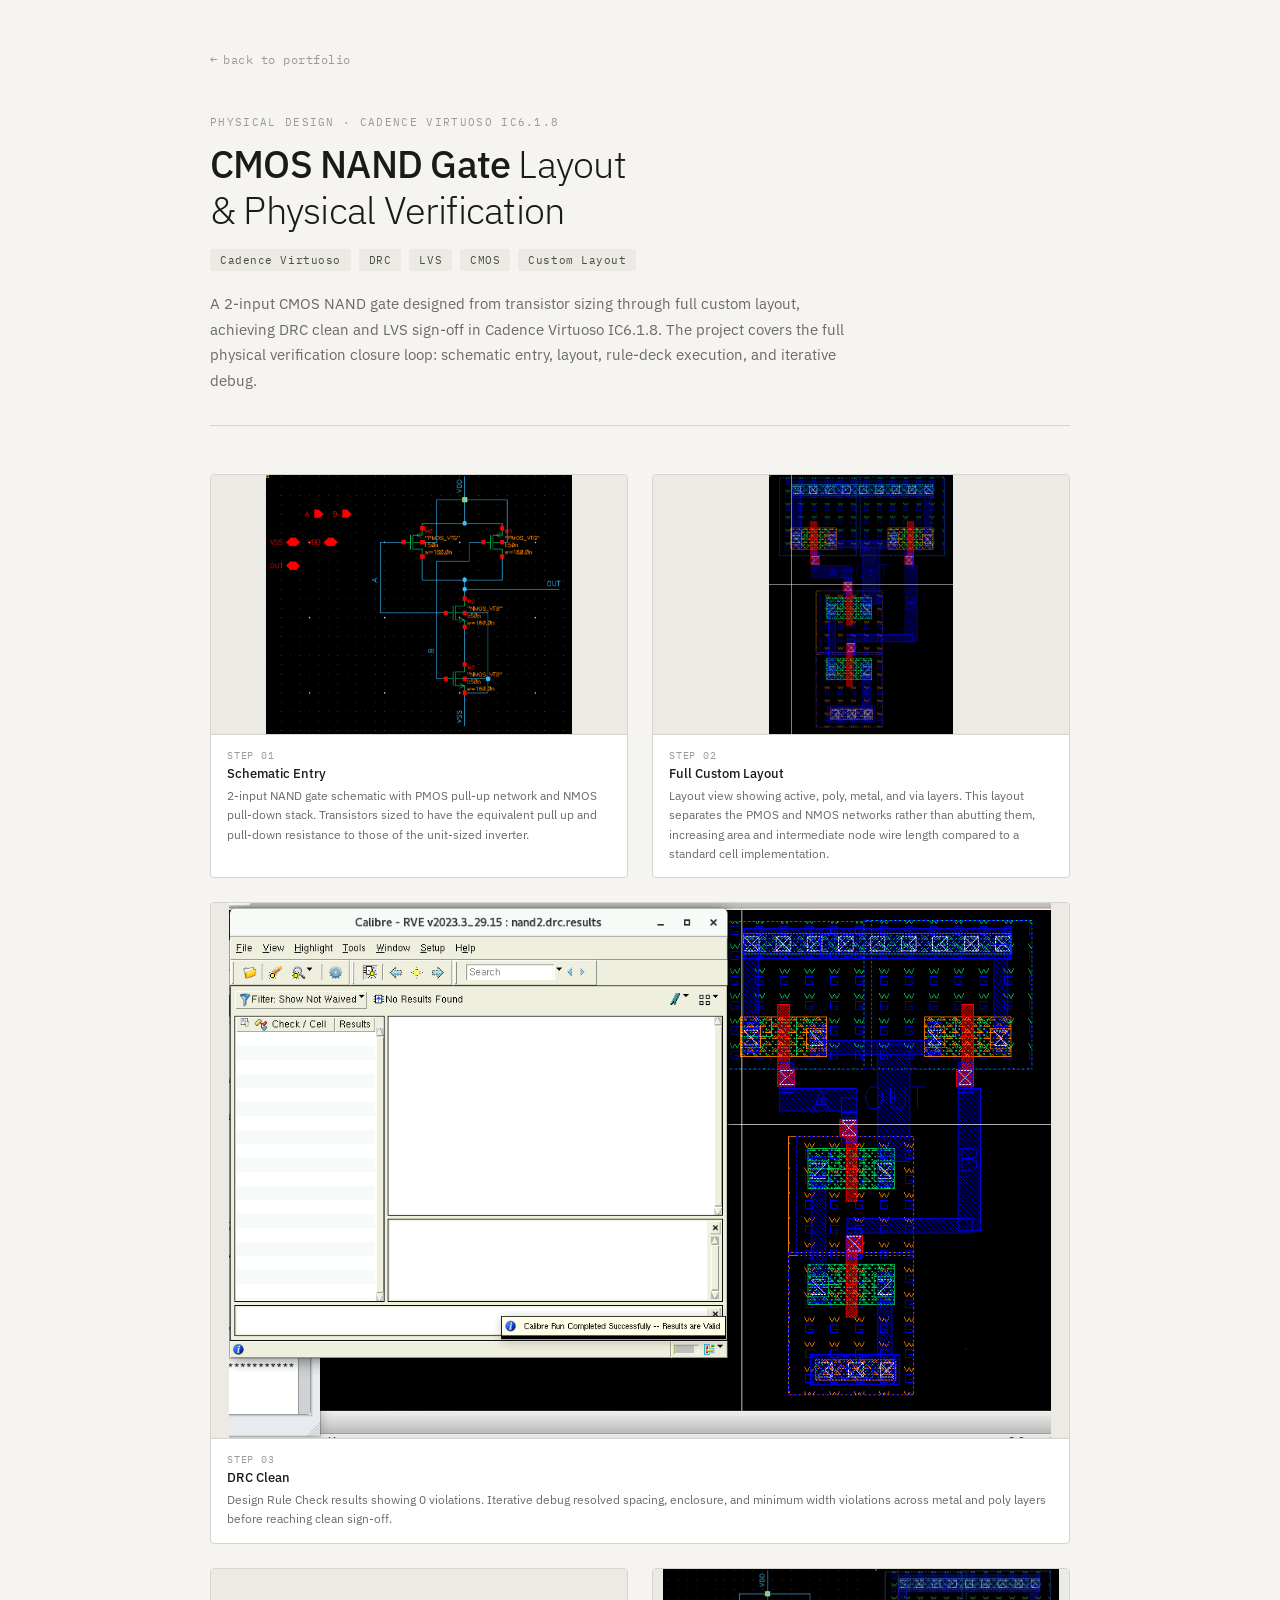
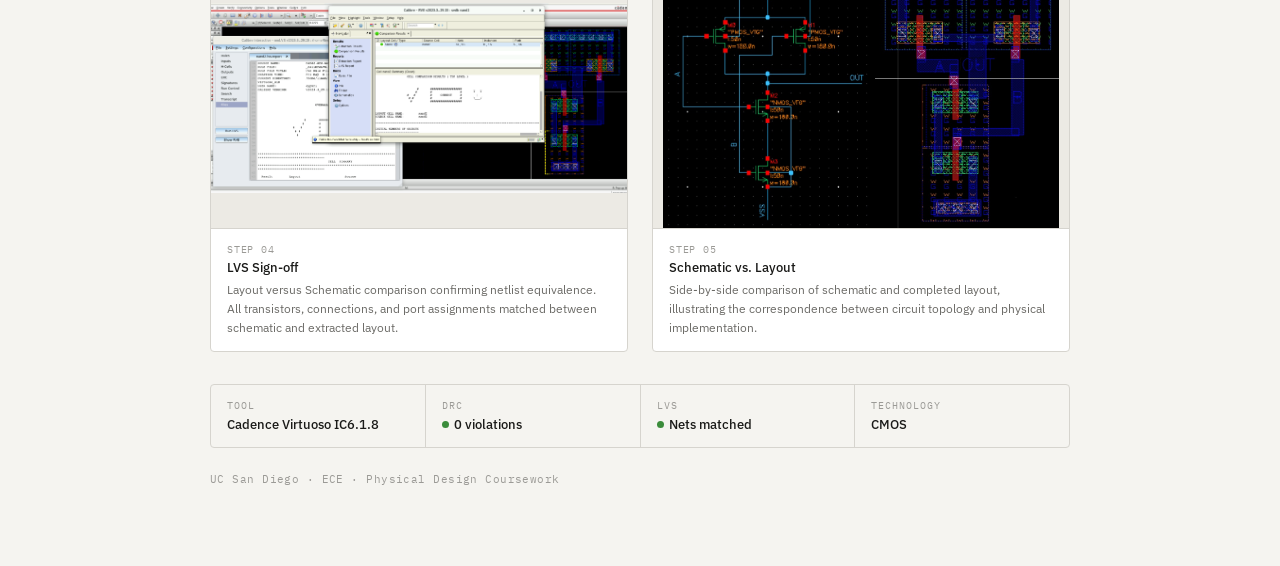
<file: NANDlayout.html>
<!DOCTYPE html>
<html lang="en">
<head>
<meta charset="UTF-8">
<meta name="viewport" content="width=device-width, initial-scale=1.0">
<title>CMOS NAND Gate Layout — Ayushmaan Puri</title>
<link rel="preconnect" href="https://fonts.googleapis.com">
<link href="https://fonts.googleapis.com/css2?family=IBM+Plex+Mono:wght@400;500&family=IBM+Plex+Sans:wght@300;400;500&display=swap" rel="stylesheet">
<style>
  *, *::before, *::after { box-sizing: border-box; margin: 0; padding: 0; }

  :root {
    --bg: #F5F4F0;
    --surface: #FFFFFF;
    --border: #D6D4CE;
    --text-primary: #1A1A18;
    --text-secondary: #6B6A66;
    --text-muted: #9B9A96;
    --accent: #1A1A18;
    --tag-bg: #ECEAE4;
    --tag-text: #4A4A46;
  }

  body {
    font-family: 'IBM Plex Sans', sans-serif;
    background: var(--bg);
    color: var(--text-primary);
    min-height: 100vh;
    padding: 3rem 1.5rem 5rem;
  }

  .page {
    max-width: 860px;
    margin: 0 auto;
  }

  /* Header */
  .back {
    display: inline-flex;
    align-items: center;
    gap: 6px;
    font-family: 'IBM Plex Mono', monospace;
    font-size: 12px;
    color: var(--text-muted);
    text-decoration: none;
    letter-spacing: 0.04em;
    margin-bottom: 3rem;
    transition: color 0.15s;
  }
  .back:hover { color: var(--text-primary); }
  .back::before { content: '←'; }

  .header { margin-bottom: 3rem; border-bottom: 1px solid var(--border); padding-bottom: 2rem; }

  .label {
    font-family: 'IBM Plex Mono', monospace;
    font-size: 11px;
    letter-spacing: 0.12em;
    color: var(--text-muted);
    text-transform: uppercase;
    margin-bottom: 0.75rem;
  }

  h1 {
    font-size: clamp(1.6rem, 4vw, 2.4rem);
    font-weight: 300;
    line-height: 1.2;
    letter-spacing: -0.02em;
    margin-bottom: 1rem;
  }

  h1 span { font-weight: 500; }

  .meta {
    display: flex;
    flex-wrap: wrap;
    gap: 8px;
    margin-bottom: 1.25rem;
  }

  .tag {
    font-family: 'IBM Plex Mono', monospace;
    font-size: 11px;
    letter-spacing: 0.05em;
    background: var(--tag-bg);
    color: var(--tag-text);
    padding: 4px 10px;
    border-radius: 3px;
  }

  .description {
    font-size: 15px;
    line-height: 1.7;
    color: var(--text-secondary);
    max-width: 640px;
  }

  /* Gallery grid */
  .gallery {
    display: grid;
    grid-template-columns: repeat(2, 1fr);
    gap: 1.5rem;
  }

  .photo-card {
    background: var(--surface);
    border: 1px solid var(--border);
    border-radius: 4px;
    overflow: hidden;
  }

  .photo-card.wide {
    grid-column: 1 / -1;
  }

  .photo-slot {
    background: var(--tag-bg);
    aspect-ratio: 16/10;
    display: flex;
    flex-direction: column;
    align-items: center;
    justify-content: center;
    gap: 8px;
    border-bottom: 1px solid var(--border);
    position: relative;
    overflow: hidden;
  }

  .photo-slot img {
    width: 100%;
    height: 100%;
    object-fit: contain;
    display: none;
  }

  .photo-placeholder {
    display: flex;
    flex-direction: column;
    align-items: center;
    gap: 8px;
  }

  .photo-slot.has-image img { display: block; }
  .photo-slot.has-image .photo-placeholder { display: none; }

  .placeholder-icon {
    width: 32px;
    height: 32px;
    border: 1.5px dashed var(--border);
    border-radius: 3px;
    display: flex;
    align-items: center;
    justify-content: center;
  }

  .placeholder-icon svg {
    width: 16px;
    height: 16px;
    stroke: var(--text-muted);
    fill: none;
    stroke-width: 1.5;
    stroke-linecap: round;
    stroke-linejoin: round;
  }

  .placeholder-text {
    font-family: 'IBM Plex Mono', monospace;
    font-size: 10px;
    color: var(--text-muted);
    letter-spacing: 0.05em;
  }

  .caption {
    padding: 14px 16px;
  }

  .caption-title {
    font-size: 13px;
    font-weight: 500;
    margin-bottom: 4px;
  }

  .caption-body {
    font-size: 12px;
    line-height: 1.6;
    color: var(--text-secondary);
  }

  .step-num {
    font-family: 'IBM Plex Mono', monospace;
    font-size: 10px;
    color: var(--text-muted);
    letter-spacing: 0.08em;
    display: block;
    margin-bottom: 3px;
  }

  /* Verification status bar */
  .verification-bar {
    margin-top: 2rem;
    border: 1px solid var(--border);
    border-radius: 4px;
    display: flex;
    overflow: hidden;
  }

  .ver-item {
    flex: 1;
    padding: 14px 16px;
    border-right: 1px solid var(--border);
  }

  .ver-item:last-child { border-right: none; }

  .ver-label {
    font-family: 'IBM Plex Mono', monospace;
    font-size: 10px;
    letter-spacing: 0.1em;
    color: var(--text-muted);
    text-transform: uppercase;
    margin-bottom: 4px;
  }

  .ver-status {
    font-size: 13px;
    font-weight: 500;
    color: var(--text-primary);
    display: flex;
    align-items: center;
    gap: 5px;
  }

  .dot {
    width: 7px;
    height: 7px;
    border-radius: 50%;
    background: #3B8C3B;
    flex-shrink: 0;
  }

  .footer-note {
    margin-top: 1.5rem;
    font-family: 'IBM Plex Mono', monospace;
    font-size: 11px;
    color: var(--text-muted);
    letter-spacing: 0.04em;
  }

  @media (max-width: 560px) {
    .gallery { grid-template-columns: 1fr; }
    .photo-card.wide { grid-column: auto; }
    .verification-bar { flex-direction: column; }
    .ver-item { border-right: none; border-bottom: 1px solid var(--border); }
    .ver-item:last-child { border-bottom: none; }
  }
</style>
</head>
<body>
<div class="page">

  <a href="/" class="back">back to portfolio</a>

  <div class="header">
    <p class="label">Physical Design · Cadence Virtuoso IC6.1.8</p>
    <h1><span>CMOS NAND Gate</span> Layout<br>& Physical Verification</h1>
    <div class="meta">
      <span class="tag">Cadence Virtuoso</span>
      <span class="tag">DRC</span>
      <span class="tag">LVS</span>
      <span class="tag">CMOS</span>
      <span class="tag">Custom Layout</span>
    </div>
    <p class="description">
      A 2-input CMOS NAND gate designed from transistor sizing through full custom layout, achieving DRC clean and LVS sign-off in Cadence Virtuoso IC6.1.8. 
      The project covers the full physical verification closure loop: schematic entry, layout, rule-deck execution, and iterative debug.
    </p>
  </div>

  <div class="gallery">

    <!-- Photo 1: Schematic -->
    <div class="photo-card">
      <div class="photo-slot">
        <img src="img/schematic.png" alt="NAND gate schematic in Cadence Virtuoso">
        <div class="photo-placeholder">
          <div class="placeholder-icon">
            <svg viewBox="0 0 24 24"><rect x="3" y="3" width="18" height="18" rx="2"/><path d="M3 9h18M9 21V9"/></svg>
          </div>
          <span class="placeholder-text">schematic.png</span>
        </div>
      </div>
      <div class="caption">
        <span class="step-num">STEP 01</span>
        <p class="caption-title">Schematic Entry</p>
        <p class="caption-body">2-input NAND gate schematic with PMOS pull-up network and NMOS pull-down stack. Transistors sized to have the equivalent pull
up and pull-down resistance to those of the unit-sized inverter.</p>
      </div>
    </div>

    <!-- Photo 2: Layout view -->
    <div class="photo-card">
      <div class="photo-slot">
        <img src="img/layout.png" alt="NAND gate layout in Cadence Virtuoso">
        <div class="photo-placeholder">
          <div class="placeholder-icon">
            <svg viewBox="0 0 24 24"><rect x="3" y="3" width="18" height="18" rx="2"/><path d="M3 9h18M9 21V9"/></svg>
          </div>
          <span class="placeholder-text">layout.png</span>
        </div>
      </div>
      <div class="caption">
        <span class="step-num">STEP 02</span>
        <p class="caption-title">Full Custom Layout</p>
        <p class="caption-body">Layout view showing active, poly, metal, and via layers. This layout separates the PMOS and NMOS networks rather than abutting them, increasing area and intermediate node wire length compared to a standard cell implementation.</p>
      </div>
    </div>

    <!-- Photo 3: DRC results (wide) -->
    <div class="photo-card wide">
      <div class="photo-slot">
        <img src="img/DRC.png" alt="DRC results window showing zero violations">
        <div class="photo-placeholder">
          <div class="placeholder-icon">
            <svg viewBox="0 0 24 24"><rect x="3" y="3" width="18" height="18" rx="2"/><path d="M3 9h18M9 21V9"/></svg>
          </div>
          <span class="placeholder-text">drc.png</span>
        </div>
      </div>
      <div class="caption">
        <span class="step-num">STEP 03</span>
        <p class="caption-title">DRC Clean</p>
        <p class="caption-body">Design Rule Check results showing 0 violations. Iterative debug resolved spacing, enclosure, and minimum width violations across metal and poly layers before reaching clean sign-off.</p>
      </div>
    </div>

    <!-- Photo 4: LVS output -->
    <div class="photo-card">
      <div class="photo-slot">
        <img src="img/LVS.png" alt="LVS output confirming schematic and layout match">
        <div class="photo-placeholder">
          <div class="placeholder-icon">
            <svg viewBox="0 0 24 24"><rect x="3" y="3" width="18" height="18" rx="2"/><path d="M3 9h18M9 21V9"/></svg>
          </div>
          <span class="placeholder-text">lvs.png</span>
        </div>
      </div>
      <div class="caption">
        <span class="step-num">STEP 04</span>
        <p class="caption-title">LVS Sign-off</p>
        <p class="caption-body">Layout versus Schematic comparison confirming netlist equivalence. All transistors, connections, and port assignments matched between schematic and extracted layout.</p>
      </div>
    </div>

    <!-- Photo 5: Side-by-side -->
    <div class="photo-card">
      <div class="photo-slot">
        <img src="img/comparison.jpg" alt="Side-by-side schematic and layout comparison">
        <div class="photo-placeholder">
          <div class="placeholder-icon">
            <svg viewBox="0 0 24 24"><rect x="3" y="3" width="18" height="18" rx="2"/><path d="M3 9h18M9 21V9"/></svg>
          </div>
          <span class="placeholder-text">comparison.png</span>
        </div>
      </div>
      <div class="caption">
        <span class="step-num">STEP 05</span>
        <p class="caption-title">Schematic vs. Layout</p>
        <p class="caption-body">Side-by-side comparison of schematic and completed layout, illustrating the correspondence between circuit topology and physical implementation.</p>
      </div>
    </div>

  </div>

  <div class="verification-bar">
    <div class="ver-item">
      <p class="ver-label">Tool</p>
      <p class="ver-status">Cadence Virtuoso IC6.1.8</p>
    </div>
    <div class="ver-item">
      <p class="ver-label">DRC</p>
      <p class="ver-status"><span class="dot"></span>0 violations</p>
    </div>
    <div class="ver-item">
      <p class="ver-label">LVS</p>
      <p class="ver-status"><span class="dot"></span>Nets matched</p>
    </div>
    <div class="ver-item">
      <p class="ver-label">Technology</p>
      <p class="ver-status">CMOS</p>
    </div>
  </div>

  <p class="footer-note">UC San Diego · ECE · Physical Design Coursework</p>

</div>
<script>
  document.querySelectorAll('.photo-slot img').forEach(function(img) {
    function reveal() {
      if (img.naturalWidth > 0) img.closest('.photo-slot').classList.add('has-image');
    }
    if (img.complete) { reveal(); } else { img.addEventListener('load', reveal); }
  });
</script>
</body>
</html>
</file>
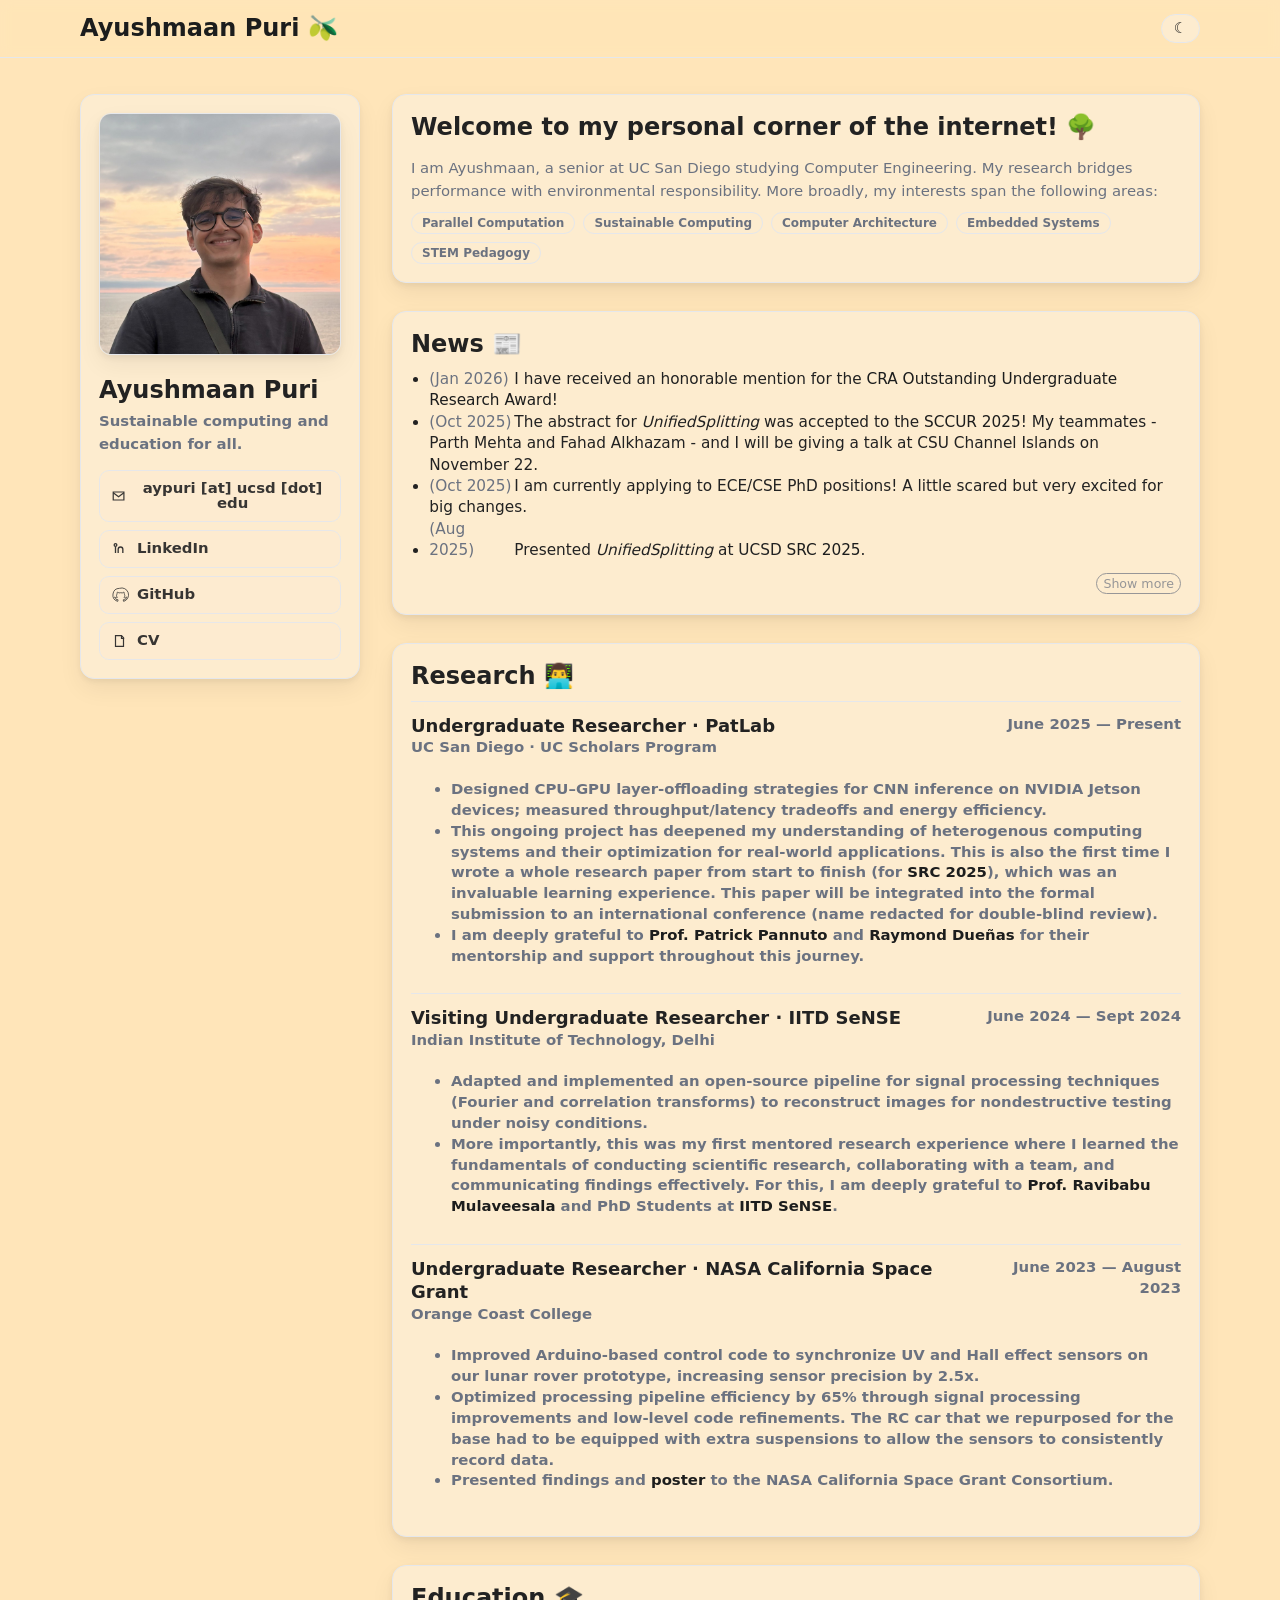
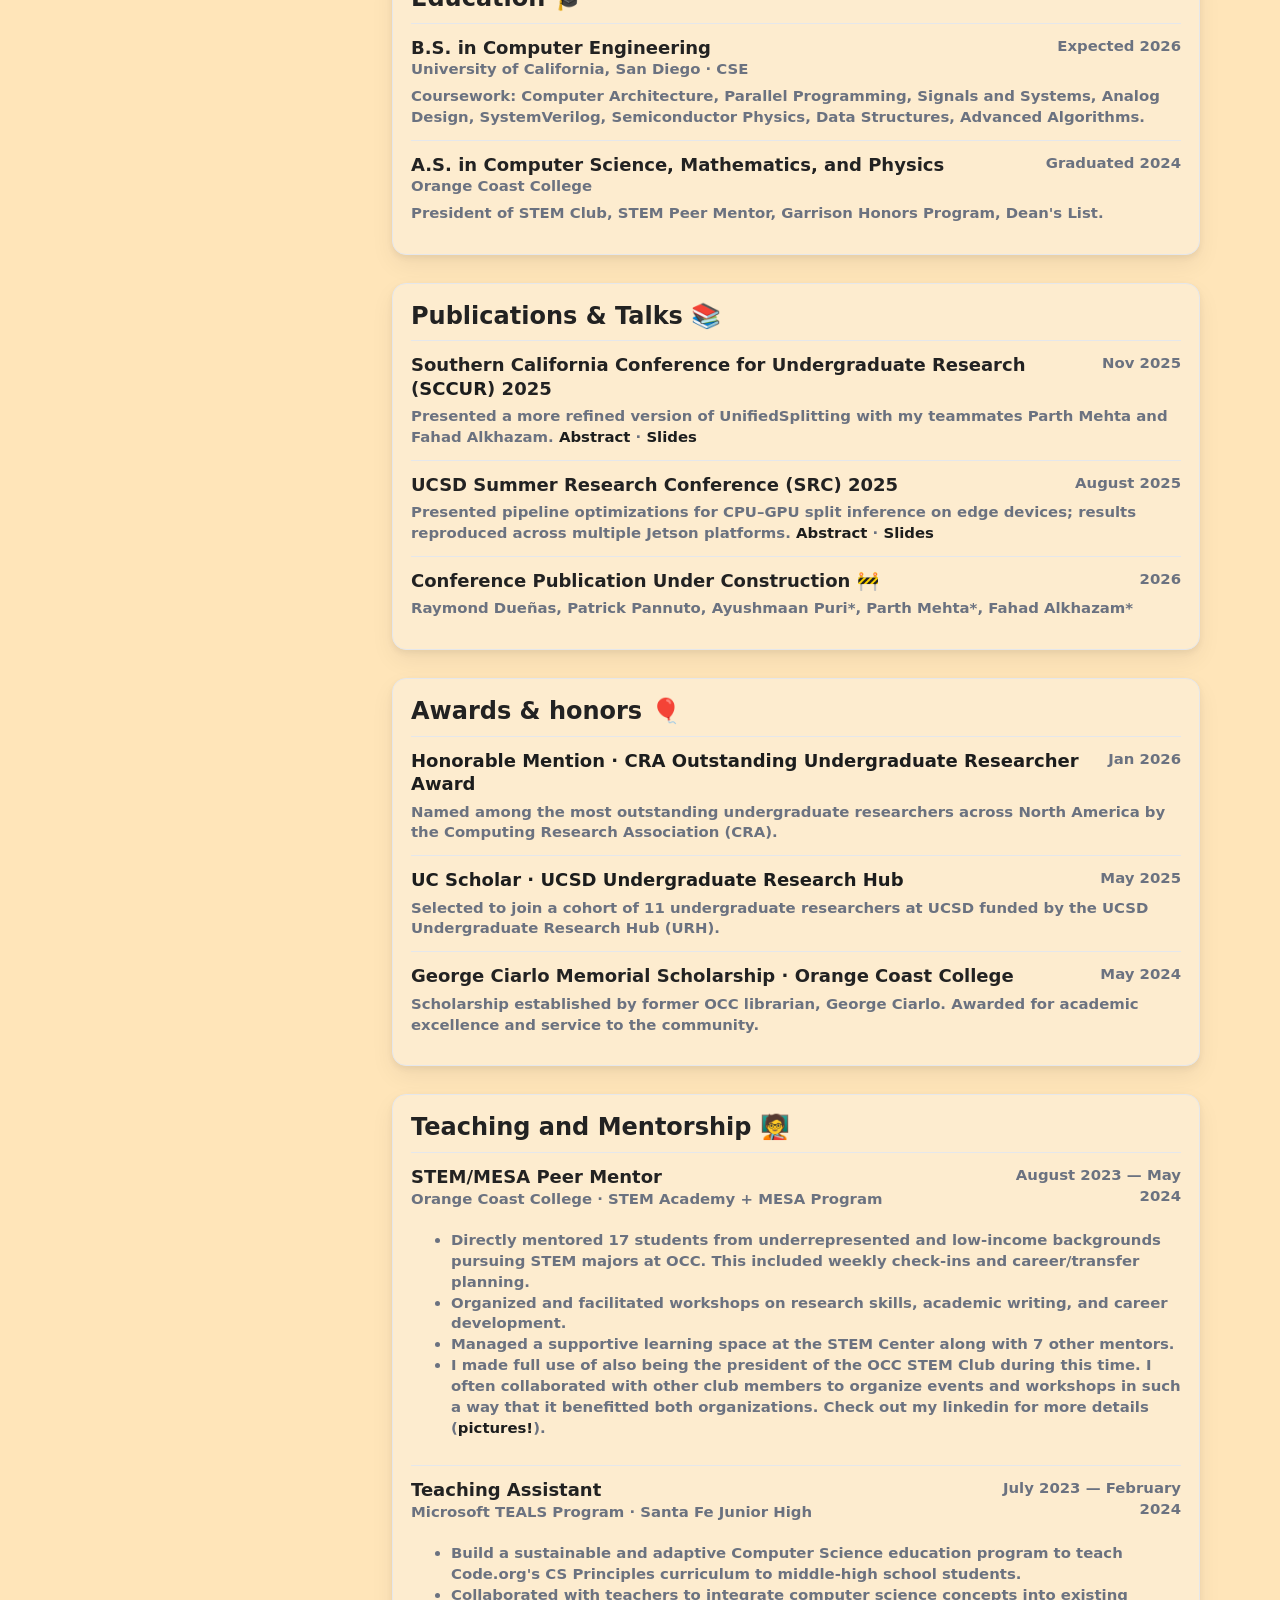
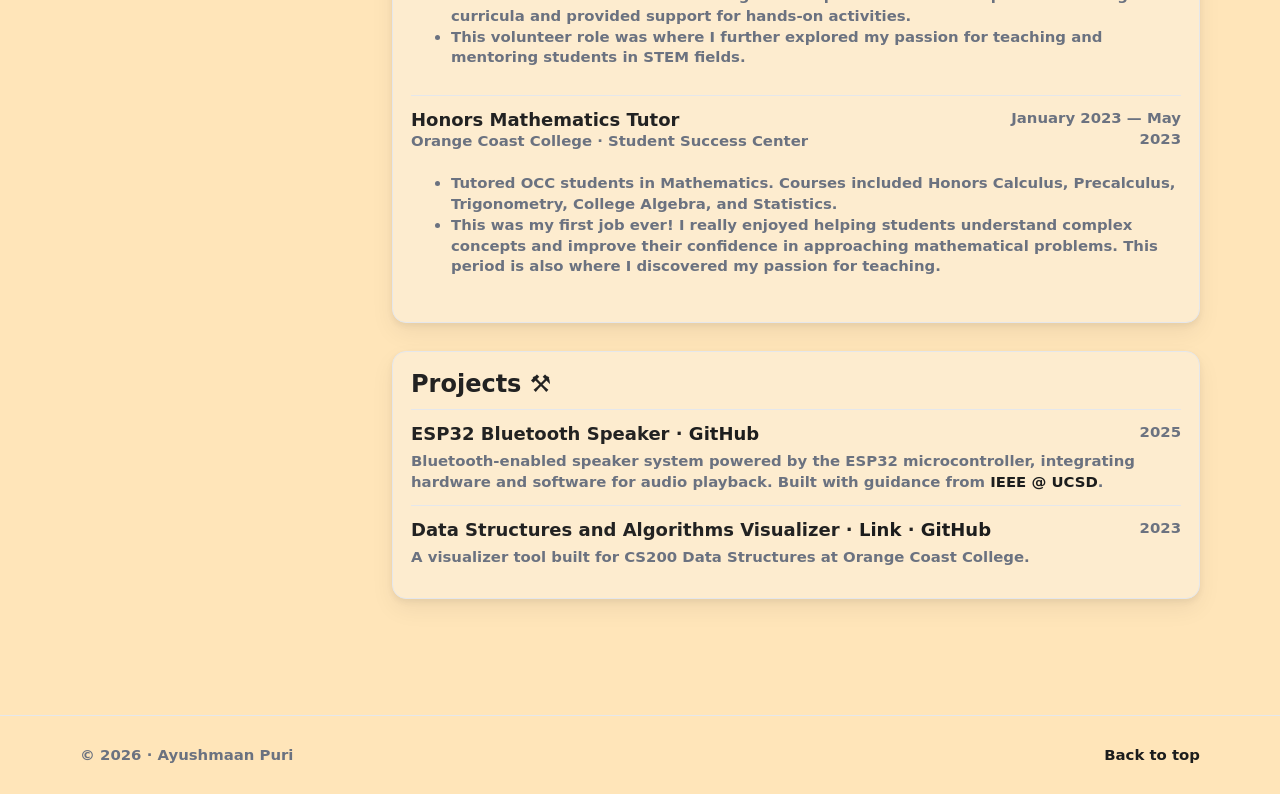
<file: old.html>
<!DOCTYPE html>
<html lang="en">
<head>
  <meta charset="utf-8" />
  <meta name="viewport" content="width=device-width, initial-scale=1" />
  <title>Ayushmaan Puri</title>
  <meta name="color-scheme" content="light dark" />
  <link rel="apple-touch-icon" sizes="180x180" href="/apple-touch-icon.png">
  <link rel="icon" type="image/png" sizes="32x32" href="/favicon-32x32.png">
  <link rel="icon" type="image/png" sizes="16x16" href="/favicon-16x16.png">
  <link rel="manifest" href="/site.webmanifest">
  <link rel="stylesheet" href="styles.css" />
</head>
<body>
  <header class="site" href="#top">
    <div class="wrap site-inner">
      <a class="brand" href="#top">
        <span>Ayushmaan Puri 🫒</span>
      </a>
      <!-- <nav aria-label="Primary">
        <a href="#about" data-link>About</a>
        <a href="#experience" data-link>Experience</a>
        <a href="#education" data-link>Education</a>
        <a href="#projects" data-link>Projects</a>
        <a href="#publications" data-link>Publications</a>
        <a href="#skills" data-link>Skills</a>
      </nav> -->
      <div class="toolbar">
        <button id="themeToggle" class="button" aria-pressed="false" title="Toggle theme">☾</button>
      </div>
    </div>
  </header>

  <main class="container wrap">
    <div class="shell">
      <!-- LEFT SIDEBAR -->
      <aside class="sidebar" aria-label="Profile">
        <section class="profile" aria-labelledby="profile-heading">
          <img class="avatar" src="img/headshot.jpg" alt="Your headshot" onerror="this.src='data:image/svg+xml,<svg xmlns=\'http://www.w3.org/2000/svg\' viewBox=\'0 0 120 120\'><rect width=\'100%\' height=\'100%\' fill=\'%23e5e7eb\'/><text x=\'50%\' y=\'52%\' text-anchor=\'middle\' font-family=\'Arial,Helvetica,sans-serif\' font-size=\'12\' fill=\'%236b7280\'>Headshot</text></svg>'" />
          <h1 id="profile-heading">Ayushmaan Puri</h1>
          <div class="title">Sustainable computing and education for all.</div>
          <p class="blurb"> </p>
          <nav class="contacts" aria-label="Contact links">
            <a class="contact">
              <svg width="19" height="16" viewBox="0 0 24 24" fill="none" aria-hidden="true"><path d="M4 6h16v12H4z" stroke="currentColor" stroke-width="1.8"/><path d="M4 7l8 6 8-6" stroke="currentColor" stroke-width="1.8" fill="none"/></svg>
              <span>aypuri [at] ucsd [dot] edu</span>
            </a>
            <a class="contact" href="https://linkedin.com/in/aypuri" target="_blank" rel="noopener">
              <svg width="19" height="16" viewBox="0 0 24 24" fill="none" aria-hidden="true"><path d="M6 9v9" stroke="currentColor" stroke-width="2"/><circle cx="6" cy="6" r="2" stroke="currentColor" stroke-width="2" fill="none"/><path d="M10 18v-5.5a3.5 3.5 0 0 1 7 0V18" stroke="currentColor" stroke-width="2"/></svg>
              <span>LinkedIn</span>
            </a>
            <a class="contact" href="https://github.com/aypuri" target="_blank" rel="noopener">
              <svg width="19" height="16" viewBox="0 0 24 24" fill="none" aria-hidden="true"><path d="M12 2a10 10 0 0 0-3 19.5c.5.1.7-.2.7-.5v-2c-3 .6-3.6-1.4-3.6-1.4-.5-1.3-1.2-1.7-1.2-1.7-1-.7.1-.7.1-.7 1.1.1 1.7 1.2 1.7 1.2 1 .1 2.1-.8 2.1-.8-.8-.6-1.3-1.6-1.3-2.6 0-1 .4-1.9 1-2.6-.1-.2-.4-1.2.1-2.5 0 0 .8-.3 2.7 1a9.5 9.5 0 0 1 4.9 0c1.9-1.3 2.7-1 2.7-1 .5 1.3.2 2.3.1 2.5.6.7 1 1.6 1 2.6 0 1-.5 2-1.3 2.6 0 0 1.1.9 2.1.8 0 0 .6-1.1 1.7-1.2 0 0 1.1 0 .1.7 0 0-.7.4-1.2 1.7 0 0-.6 2-3.6 1.4v2c0 .3.2.7.8.5A10 10 0 0 0 12 2z" stroke="currentColor" stroke-width="1.2"/></svg>
              <span>GitHub</span>
            </a>
            <a class="contact" href="https://docs.google.com/document/d/19y4q07t-jG6VEzetlcm0LwE59ik_COHHdgkFJjzfBMU/edit?usp=sharing" target="_blank" rel="noopener">
              <svg width="19" height="16" viewBox="0 0 24 24" fill="none" aria-hidden="true"><path d="M6 4h9l3 3v13H6z" stroke="currentColor" stroke-width="1.8"/><path d="M15 4v4h4" stroke="currentColor" stroke-width="1.8"/></svg>
              <span>CV</span>
            </a>
            <!-- <a class="contact" href="https://open.spotify.com/user/rdai9gh7d5kre4y1ta4tx430i?si=b3307b6ae33d4a74" target="_blank" rel="noopener">
              <svg width="19" height="16" viewBox="0 0 24 24" fill="currentColor" aria-hidden="true"><path d="M12 0C5.4 0 0 5.4 0 12s5.4 12 12 12 12-5.4 12-12S18.66 0 12 0zm5.521 17.34c-.24.359-.66.48-1.021.24-2.82-1.74-6.36-2.101-10.561-1.141-.418.122-.84-.179-.84-.6 0-.359.24-.66.54-.78 4.56-1.021 8.52-.6 11.64 1.32.42.18.479.659.242 1.021zm1.44-3.3c-.301.42-.841.6-1.262.3-3.239-1.98-8.159-2.58-11.939-1.38-.479.12-1.02-.12-1.14-.6-.12-.48.12-1.021.6-1.141C9.6 9.9 15 10.561 18.72 12.84c.361.181.54.78.241 1.2zm.12-3.36C15.24 8.4 8.82 8.16 5.16 9.301c-.6.179-1.2-.181-1.38-.721-.18-.601.18-1.2.72-1.381 4.26-1.26 11.28-1.02 15.721 1.621.539.3.719 1.02.42 1.56-.301.421-1.02.599-1.559.3z"/></svg>
              <span>Spotify</span>
            </a> -->

          </nav>
          
        </section>
      </aside>

      <!-- RIGHT COLUMN (RESUME SECTIONS) -->
      <div class="content" aria-live="polite">
        <section id="about" class="section">
          <div class="block">
            <h2>Welcome to my personal corner of the internet! 🌳</h2>
            <p class="sub">I am Ayushmaan, a senior at UC San Diego studying Computer Engineering. My research bridges performance with environmental responsibility. More broadly, my interests span the following areas:</p>
            <div class="pillset">
              <span class="pill">Parallel Computation</span>
              <span class="pill">Sustainable Computing</span>
              <span class="pill">Computer Architecture</span>
              <span class="pill">Embedded Systems</span>
              <span class="pill">STEM Pedagogy</span>
            </div>
          </div>
        </section>

        <section id="news" class="section">
          <div class="block">
            <h2>News 📰</h2>
            <ul id="news-list">
              <li class="news-item"><span>(Jan 2026)</span>I have received an honorable mention for the <a href="https://cra.org/about/awards/outstanding-undergraduate-researcher-award/#:~:text=Ayushmaan%20Puri%2C%20University%20of%20California%2C%20San%20Diego" target="_blank" rel="noopener">CRA Outstanding Undergraduate Research Award</a>!</li>
              <li class="news-item"><span>(Oct 2025)</span>The abstract for <em>UnifiedSplitting</em> was accepted to the <a href="https://airtable.com/embed/appJNFWOkOHEz40pf/shr7QSuLwvThEw3Qj/tblzSg4QbAxZa1rz1/viwUCRZa4JLZpt3bm/reck8rJNek41xyWqu" target="_blank" rel="noopener">SCCUR 2025</a>! My teammates - Parth Mehta and Fahad Alkhazam - and I will be giving a talk at CSU Channel Islands on November 22.</li>
              <li class="news-item"><span>(Oct 2025)</span>I am currently applying to ECE/CSE PhD positions! A little scared but very excited for big changes.</li>
              <li class="news-item"><span>(Aug 2025)</span>Presented <em>UnifiedSplitting</em> at UCSD <a href="https://ugresearch.ucsd.edu/conferences/src/2025-SRC-Program.pdf" target="_blank" rel="noopener">SRC 2025</a>.</li>
              <li class="news-item hidden"><span>(Jun 2025)</span>Started Research with PatLab!</li>
              <li class="news-item hidden"><span>(May 2025)</span>Accepted to the <a href="https://ugresearch.ucsd.edu/programs/all-urh-programs/uc-scholars/index.html" target="_blank" rel="noopener">UC Scholars program</a>! 🥳</li>
              <li class="news-item hidden"><span>(Oct 2024)</span>Changed majors from Computer Science to Computer Engineering after a lot of thinking. Let's see how this turns out...</li>
              <li class="news-item hidden"><span>(Sep 2024)</span>Moved to San Diego for UCSD 🔱</li>
              <li class="news-item hidden"><span>(Sep 2024)</span>Completed Summer Research at IIT Delhi. I'll miss tea time with Ravi sir and the PhD students!</li>
              <li class="news-item hidden"><span>(May 2024)</span>Graduated from Orange Coast College with 3 associate degrees and honors distinction 🎈</li>
              <li class="news-item hidden"><span>(Jun 2023)</span>Started research at NASA CaSGC. Working on the sensors and circuitry team.</li>
              <li class="news-item hidden"><span>(Aug 2022)</span>Moved to Orange County, California to attend Orange Coast College 🍊. Not sure what to expect, but very excited.</li>

            </ul>
            <div class="news-toggle-container">
              <button id="news-toggle-btn" onclick="toggleNews()">
                Show more
              </button>
            </div>
          </div>
        </section>

        <section id="experience" class="section">
          <div class="block">
            <h2>Research 👨‍💻</h2>
            <div class="item">
              <div>
                <div class="role">Undergraduate Researcher · PatLab</div>
                <div class="org">UC San Diego · UC Scholars Program</div>
              </div>
              <div class="time">June 2025 — Present</div>
              <div class="desc">
                <ul>
                  <li>Designed CPU–GPU layer‑offloading strategies for CNN inference on NVIDIA Jetson devices; measured throughput/latency tradeoffs and energy efficiency.</li>
                  <li>This ongoing project has deepened my understanding of heterogenous computing systems and their optimization for real-world applications. This is also the first time I wrote a whole research paper <!--<a href="https://docs.google.com/document/d/1kaVBIktBaIzywvBA8d1l5dRq7lXJusUh88mIc8_b4w0/edit?usp=sharing" target="_blank" rel="noopener">research paper</a> -->
                    from start to finish (for <a href="https://ugresearch.ucsd.edu/conferences/src/2025-SRC-Program.pdf" target="_blank" rel="noopener">SRC 2025</a>), which was an invaluable learning experience. This paper will be integrated into the formal submission to an international conference (name redacted for double-blind review).</li>
                  <li>I am deeply grateful to <a href="https://patpannuto.com/" target="_blank" rel="noopener">Prof. Patrick Pannuto</a> and <a href="https://raymondduenas.com/" target="_blank" rel="noopener">Raymond Dueñas</a> for their mentorship and support throughout this journey.</li>
                </ul>
              </div>
            </div>
            <div class="item">
              <div>
                <div class="role">Visiting Undergraduate Researcher · IITD SeNSE</div>
                <div class="org">Indian Institute of Technology, Delhi</div>
              </div>
              <div class="time">June 2024 — Sept 2024</div>
              <div class="desc">
                <ul>
                  <li>Adapted and implemented an open-source pipeline for signal processing techniques (Fourier and correlation transforms) to reconstruct images for nondestructive testing under noisy conditions.</li>
                  <li>More importantly, this was my first mentored research experience where I learned the fundamentals of conducting scientific research, collaborating with a team, and communicating findings effectively. For this, I am deeply grateful to <a href="https://web.iitd.ac.in/~mulaveesala/" target="_blank" rel="noopener">Prof. Ravibabu Mulaveesala</a> and PhD Students at <a href="https://sense.iitd.ac.in/" target="_blank" rel="noopener">IITD SeNSE</a>.</li>
                </ul>
              </div>
            </div>

            <div class="item">
              <div>
                <div class="role">Undergraduate Researcher · NASA California Space Grant</div>
                <div class="org">Orange Coast College</div>
              </div>
              <div class="time">June 2023 — August 2023</div>
              <div class="desc">
                <ul>
                  <li>Improved Arduino-based control code to synchronize UV and Hall effect sensors on our lunar rover prototype, increasing sensor precision by 2.5x.</li>
                  <li>Optimized processing pipeline efficiency by 65% through signal processing improvements and low-level code refinements. The RC car that we repurposed for the base had to be equipped with extra suspensions to allow the sensors to consistently record data.</li>
                  <li>Presented findings and <a href="./NASA Ca_SGC Final Poster.pdf" target="_blank" rel="noopener">poster</a> to the NASA California Space Grant Consortium.</li>
                </ul>
              </div>
            </div>
          </div>
        </section>

        <section id="education" class="section">
          <div class="block">
            <h2>Education 🎓</h2>
            <div class="item">
              <div>
                <div class="role">B.S. in Computer Engineering</div>
                <div class="org">University of California, San Diego · CSE</div>
              </div>
              <div class="time">Expected 2026</div>
              <div class="desc">Coursework: Computer Architecture, Parallel Programming, Signals and Systems, Analog Design, SystemVerilog, Semiconductor Physics, Data Structures, Advanced Algorithms.</div>
            </div>
            <div class="item">
              <div>
                <div class="role">A.S. in Computer Science, Mathematics, and Physics</div>
                <div class="org">Orange Coast College</div>
              </div>
              <div class="time">Graduated 2024</div>
              <div class="desc">President of STEM Club, STEM Peer Mentor, Garrison Honors Program, Dean's List. </div>
            </div>
          </div>
        </section>

        <section id="publications" class="section">
          <div class="block">
            <h2>Publications & Talks 📚</h2>
            <div class="item">
              <div class="role">Southern California Conference for Undergraduate Research (<a href="https://www.sccur.org/abstracts" target="_blank" rel="noopener">SCCUR</a>) 2025</div>
              <div class="time">Nov 2025</div>
              <div class="desc">Presented a more refined version of UnifiedSplitting with my teammates Parth Mehta and Fahad Alkhazam. <a href="https://airtable.com/embed/appJNFWOkOHEz40pf/shr7QSuLwvThEw3Qj/tblzSg4QbAxZa1rz1/viwUCRZa4JLZpt3bm/reck8rJNek41xyWqu" target="_blank" rel="noopener">Abstract</a> · <a href="https://docs.google.com/presentation/d/1FSYJOcpmSsdAtHpGBS3yf0Wk7LeUv1JoV2OA4ryuJx0/edit?usp=sharing" target="_blank" rel="noopener">Slides</a></div>
            </div>
            <div class="item">
              <div class="role">UCSD Summer Research Conference (SRC) 2025</div>
              <div class="time">August 2025</div>
              <div class="desc">Presented pipeline optimizations for CPU–GPU split inference on edge devices; results reproduced across multiple Jetson platforms. <a href="https://ugresearch.ucsd.edu/conferences/src/2025-SRC-Program.pdf#page=292" target="_blank" rel="noopener">Abstract</a> · <a href="https://docs.google.com/presentation/d/1NpE_AzdwMhmThSExQXPT5_3J6FuQk1rulLzNKAAYyaE/edit?usp=sharing" target="_blank" rel="noopener">Slides</a></div>
            </div>
            <div class="item">
              <div class="role">Conference Publication Under Construction 🚧</div>
              <div class="time">2026</div>
              <div class="desc">Raymond Dueñas, Patrick Pannuto, Ayushmaan Puri*, Parth Mehta*, Fahad Alkhazam*</div>
            </div>
          </div>
        </section>

        <section id="awards" class="section">
          <div class="block">
            <h2>Awards & honors 🎈</h2>

            <div class="item">
              <div class="role"><a href="https://cra.org/about/awards/outstanding-undergraduate-researcher-award/#:~:text=Ayushmaan%20Puri%2C%20University%20of%20California%2C%20San%20Diego" target="_blank" rel="noopener">Honorable Mention · CRA Outstanding Undergraduate Researcher Award</a></div>
              <div class="time">Jan 2026</div>
              <div class="desc">Named among the most outstanding undergraduate researchers across North America by the Computing Research Association (CRA).</div>
            </div>
            <div class="item">
              <div class="role"><a href="https://ugresearch.ucsd.edu/programs/all-urh-programs/uc-scholars/index.html#program-and-application-dates" target="_blank" rel="noopener">UC Scholar · UCSD Undergraduate Research Hub</a></div>
              <div class="time">May 2025</div>
              <div class="desc">Selected to join a cohort of 11 undergraduate researchers at UCSD funded by the UCSD Undergraduate Research Hub (URH).</div>
            </div>
            <div class="item">
              <div class="role">George Ciarlo Memorial Scholarship · Orange Coast College</div>
              <div class="time">May 2024</div>
              <div class="desc">Scholarship established by former OCC librarian, George Ciarlo. Awarded for academic excellence and service to the community.</div>
            </div>
          </div>
        </section>

                </section>

        <section id="experience" class="section">
          <div class="block">
            <h2>Teaching and Mentorship 🧑‍🏫</h2>
            <div class="item">
              <div>
                <div class="role">STEM/MESA Peer Mentor</div>
                <div class="org">Orange Coast College · STEM Academy + MESA Program</div>
              </div>
              <div class="time">August 2023 — May 2024</div>
              <div class="desc">
                <ul>
                  <li>Directly mentored 17 students from underrepresented and low-income backgrounds pursuing STEM majors at OCC. This included weekly check-ins and career/transfer planning.</li>
                  <li>Organized and facilitated workshops on research skills, academic writing, and career development.</li>
                  <li>Managed a supportive learning space at the STEM Center along with 7 other mentors.</li>
                  <li>I made full use of also being the president of the OCC STEM Club during this time. I often collaborated with other club members to organize events and workshops in such a way that it benefitted both organizations. Check out my linkedin for more details (<a href="https://www.linkedin.com/in/aypuri/#:~:text=Volunteering-,President%20of%20STEM%20Club,weekly%20meetings%20with%2020%2B%20participants%20engaging%20in%20STEM%20activities%20and%20news.,-%2D%20Running%20social%20media" target="_blank" rel="noopener">pictures!</a>).</li>
                </ul>
              </div>
            </div>

            <div class="item">
              <div>
                <div class="role">Teaching Assistant</div>
                <div class="org">Microsoft TEALS Program · Santa Fe Junior High</div>
              </div>
              <div class="time">July 2023 — February 2024</div>
              <div class="desc">
                <ul>
                  <li>Build a sustainable and adaptive Computer Science education program to teach Code.org's CS Principles curriculum to middle-high school students.</li>
                  <li>Collaborated with teachers to integrate computer science concepts into existing curricula and provided support for hands-on activities.</li>
                  <li>This volunteer role was where I further explored my passion for teaching and mentoring students in STEM fields.</li>
                </ul>
              </div>
            </div>

            <div class="item">
              <div>
                <div class="role">Honors Mathematics Tutor</div>
                <div class="org">Orange Coast College · Student Success Center</div>
              </div>
              <div class="time">January 2023 — May 2023</div>
              <div class="desc">
                <ul>
                  <li>Tutored OCC students in Mathematics. Courses included Honors Calculus, Precalculus, Trigonometry, College Algebra, and Statistics.</li>
                  <li>This was my first job ever! I really enjoyed helping students understand complex concepts and improve their confidence in approaching mathematical problems. This period is also where I discovered my passion for teaching.</li>
                </ul>
              </div>
            </div>

          </div>
        </section>

        <section id="projects" class="section">
          <div class="block">
            <h2>Projects ⚒️</h2>
            <div class="item">
              <div class="role">ESP32 Bluetooth Speaker · <a href="http://github.com/aypuri/RajmaBeats" target="_blank" rel="noopener">GitHub</a></div>
              <div class="time">2025</div>
              <div class="desc">Bluetooth-enabled speaker system powered by the ESP32 microcontroller, integrating hardware and software for audio playback. Built with guidance from <a href="https://ieeeucsd.org/" target="_blank" rel="noopener">IEEE @ UCSD</a>.</div>
            </div>
            <div class="item">
              <div class="role">Data Structures and Algorithms Visualizer · <a href="https://animated-octo-spork.vercel.app/" target="_blank" rel="noopener">Link</a> · <a href="http://github.com/aypuri/dsa-visualizer" target="_blank" rel="noopener">GitHub</a></div>
              <div class="time">2023</div>
              <div class="desc">A visualizer tool built for CS200 Data Structures at Orange Coast College. </div>
            </div>
          </div>
        </section>

        <!-- <section id="skills" class="section">
          <div class="block">
            <h2>Skills</h2>
            <div class="pillset">
              <span class="pill">Python</span>
              <span class="pill">C/C++</span>
              <span class="pill">SystemVerilog</span>
              <span class="pill">Pandas</span>
              <span class="pill">PyTorch</span>
              <span class="pill">Jetson Orin/Xavier/Nano</span>
              <span class="pill">Linux</span>
            </div>
          </div>
        </section> -->

      </div>
    </div>
  </main>

  <footer class="site">
    <div class="wrap site-foot">
      <div class="copyright">© <span id="year"></span> · Ayushmaan Puri</div>
      <div class="b2tbutton"><a href="#top">Back to top</a></div>
    </div>
  </footer>

    <script src="scripts.js"></script>
</body>
</html>
</file>
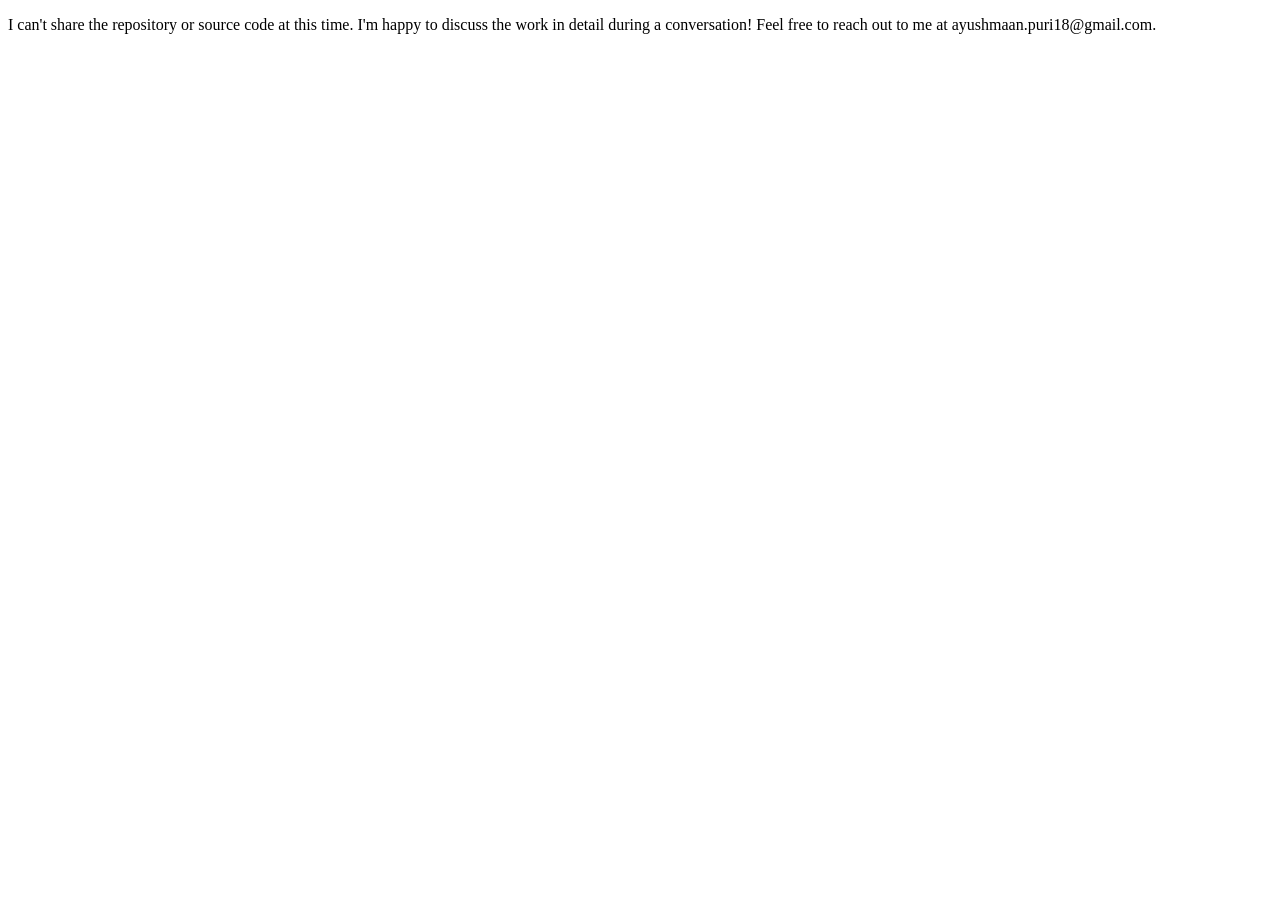
<file: redacted.html>
<!DOCTYPE html>
<html lang="en">
<head>
    <meta charset="UTF-8">
    <meta name="viewport" content="width=device-width, initial-scale=1.0">
    <title>Project Information</title>
</head>
<body>
    <p>I can't share the repository or source code at this time. I'm happy to discuss the work in detail during a conversation! Feel free to reach out to me at ayushmaan.puri18@gmail.com.</p>
</body>
</html>
</file>
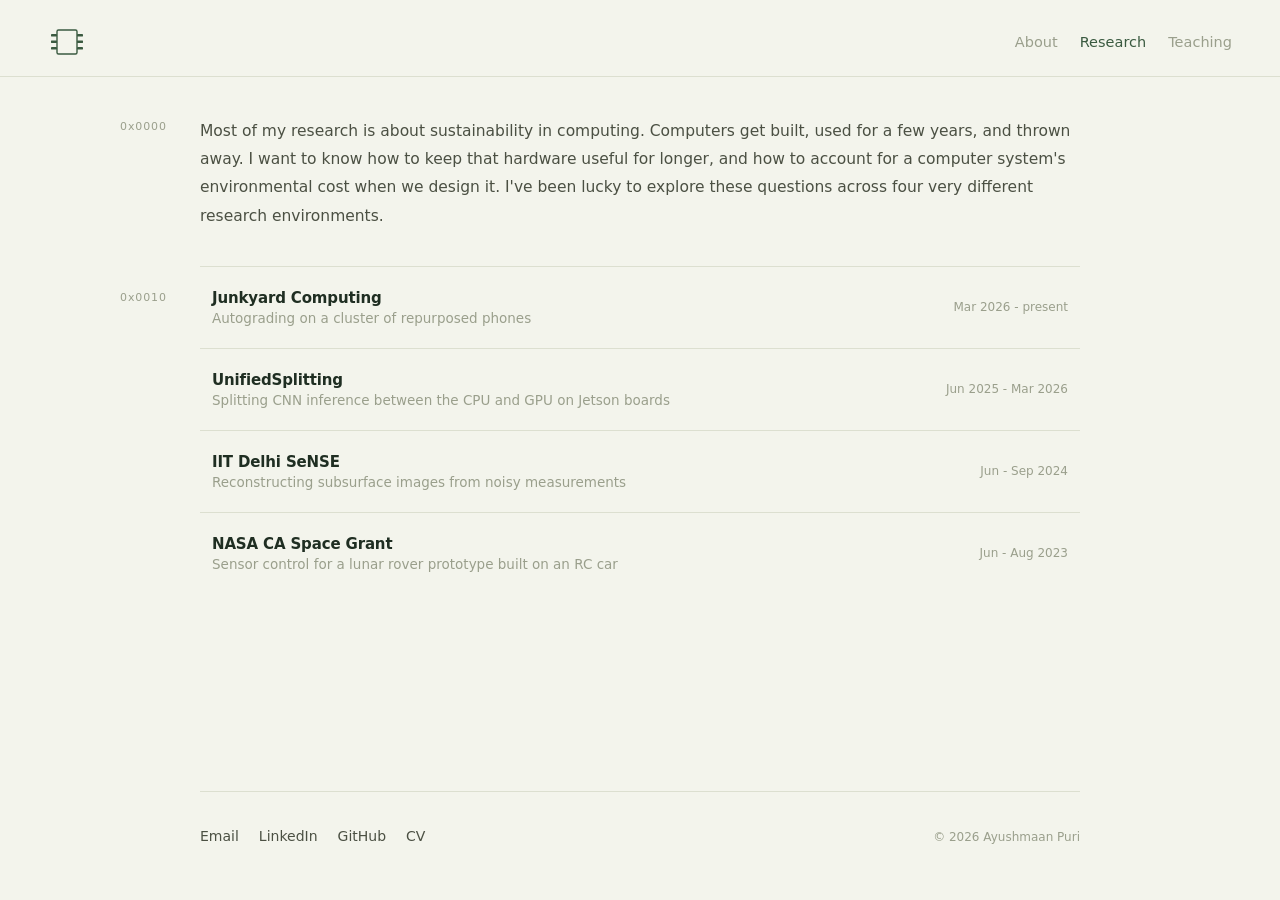
<file: research.html>
<!DOCTYPE html>
<html lang="en">
<head>
  <meta charset="utf-8" />
  <meta name="viewport" content="width=device-width, initial-scale=1" />
  <title>Research — Ayushmaan Puri</title>
  <link rel="stylesheet" href="site.css">
</head>
<body>

  <!-- NAV -->
  <nav class="site-nav">
    <button class="logo-btn" type="button" aria-label="Thermal camera view" aria-pressed="false">
    <svg class="logo-mark" viewBox="0 0 38 28" fill="none" xmlns="http://www.w3.org/2000/svg" aria-label="Ayushmaan Puri">
      <rect x="9" y="2" width="20" height="24" rx="1.5" stroke="var(--accent)" stroke-width="1.4"/>
      <!-- <path d="M15 2 A4 3.5 0 0 0 23 2" stroke="var(--accent)" stroke-width="1.4"/> -->
      <rect x="3" y="6"    width="6" height="2.5" rx="0.4" fill="var(--accent)"/>
      <rect x="3" y="12.5" width="6" height="2.5" rx="0.4" fill="var(--accent)"/>
      <rect x="3" y="19"   width="6" height="2.5" rx="0.4" fill="var(--accent)"/>
      <rect x="29" y="6"    width="6" height="2.5" rx="0.4" fill="var(--accent)"/>
      <rect x="29" y="12.5" width="6" height="2.5" rx="0.4" fill="var(--accent)"/>
      <rect x="29" y="19"   width="6" height="2.5" rx="0.4" fill="var(--accent)"/>
      <!-- <text x="19" y="16" text-anchor="middle" font-family="ui-monospace,monospace" font-size="7.5" font-weight="600" fill="var(--accent)">AP</text> -->
    </svg>
    </button>
    <div class="nav-items">
      <a class="nav-btn" href="index.html">About</a>
      <a class="nav-btn active" href="research.html">Research</a>
      <a class="nav-btn" href="teaching.html">Teaching</a>
    </div>
  </nav>

<div class="col">

  <p class="view-intro fi" style="animation-delay:.05s">
    Most of my research is about sustainability in computing. Computers get built, used for a few years,
    and thrown away. I want to know how to keep that hardware useful for longer, and how to account for
    a computer system's environmental cost when we design it.
    I've been lucky to explore these questions across four very different research environments.
  </p>

  <div class="entries fi" style="animation-delay:.14s">

    <div class="entry" id="e-junkyard">
      <button class="entry-btn" onclick="toggle('e-junkyard')">
        <div class="entry-meta">
          <span class="e-title">Junkyard Computing</span>
          <span class="e-org">Autograding on a cluster of repurposed phones</span>
        </div>
        <div class="e-right">
          <span class="e-date">Mar 2026 - present</span>
        </div>
      </button>
      <div class="entry-body"><div class="entry-body-inner"><div class="entry-body-content">
        <p>
          The Junkyard project repurposes discarded smartphones as compute nodes for distributed systems.
          My focus is autograding: in a recent offering of CSE 160, 330 students shared 40 reservable GPU pods
          on UCSD's DSMLP cluster. Around deadlines, demand reliably outpaced supply — students waited for
          feedback at exactly the moment they needed it most.
        </p>
        <p>
          The insight is that student submissions don't need raw GPU power; they need a consistent,
          available execution environment. A cluster of repurposed phones can provide that at a fraction
          of the cost, using hardware that would otherwise be discarded. Phones are power-efficient,
          self-contained, and cheap(er than GPUs) to source. I'm investigating two core questions:
          how many phones are needed to serve a class of <em>n</em> students without meaningful queuing delays,
          and what is the throughput ceiling of a phone cluster before it degrades under load?
        </p>
      </div></div></div>
    </div>

    <div class="entry" id="e-patlab">
      <button class="entry-btn" onclick="toggle('e-patlab')">
        <div class="entry-meta">
          <span class="e-title">UnifiedSplitting</span>
          <span class="e-org">Splitting CNN inference between the CPU and GPU on Jetson boards</span>
        </div>
        <div class="e-right">
          <span class="e-date">Jun 2025 - Mar 2026</span>
        </div>
      </button>
      <div class="entry-body"><div class="entry-body-inner"><div class="entry-body-content">
        <p>
          I worked with <a href="https://patpannuto.com/" target="_blank" rel="noopener">Prof. Patrick Pannuto</a> and
          <a href="https://raymondduenas.com/" target="_blank" rel="noopener">Raymond Dueñas</a> on CPU–GPU split inference
          for CNN models on NVIDIA Jetson devices. While edge devices ship with multiple CPUs, these processors are ignored 
          for AI processing in favor of the “always superior” GPU. 
        </p>
        <p>
          <b>The core question we explored:</b> how can we make the CPU a part of the AI inference story on devices with unified memory?
        </p>
        <p>
          <b>Our observation:</b> Convolutions (which act like powerful image
          filters) are very parallelizable and run 370–740x faster on the
          GPU, while fully connected (less parallelizable) layers see only
          37–38x gains.
        </p>
        </p>  
          <b>Our hypothesis:</b> we assign convolutions to the
          GPU and the remaining layers to the CPU. Unified memory lets
          both processors share data without copies, and a queue-based
          pipeline overlaps their work across batches, keeping each busy. 
          A summary of our work can be found in this <a href="./SRC_paper.pdf" target="_blank" rel="noopener">methods paper</a> I wrote and submitted to UCSD's Summer Research Conference 2025.
        </p>
        <p>
          This project also produced my first research talk, presented at
          <a href="https://ugresearch.ucsd.edu/conferences/src/2025-SRC-Program.pdf#page=292" target="_blank" rel="noopener">UCSD SRC 2025</a>. 
          For my work in UnifiedSplitting, I received an honorable mention in the <a href="https://cra.org/about/awards/outstanding-undergraduate-researcher-award/#:~:text=Ayushmaan%20Puri%2C%20University%20of%20California%2C%20San%20Diego" target="_blank" rel="noopener">CRA outstanding undergraduate researcher awards</a>. I'm grateful to Pat and Raymond for
          taking a chance on me and teaching me how research actually works.
        </p>
      </div></div></div>
    </div>

    <div class="entry" id="e-iitd">
      <button class="entry-btn" onclick="toggle('e-iitd')">
        <div class="entry-meta">
          <span class="e-title">IIT Delhi SeNSE</span>
          <span class="e-org">Reconstructing subsurface images from noisy measurements</span>
        </div>
        <div class="e-right">
          <span class="e-date">Jun - Sep 2024</span>
        </div>
      </button>
      <div class="entry-body"><div class="entry-body-inner"><div class="entry-body-content">
        <p>
          I spent a summer at <a href="https://sense.iitd.ac.in/" target="_blank" rel="noopener">IITD SeNSE</a> working with
          <a href="https://web.iitd.ac.in/~mulaveesala/" target="_blank" rel="noopener">Prof. Ravibabu Mulaveesala</a>
          on signal processing for nondestructive testing. The work involved adapting an open-source
          pipeline to reconstruct subsurface images using Fourier and correlation transforms,
          even under noisy measurement conditions.
        </p>
        <p>
          This was my first mentored research experience — and where I learned what it actually
          means to do science: reading papers critically, communicating findings clearly, working
          through problems as a team. Tea time with Ravi sir and the PhD students was also excellent.
        </p>
      </div></div></div>
    </div>

    <div class="entry" id="e-nasa">
      <button class="entry-btn" onclick="toggle('e-nasa')">
        <div class="entry-meta">
          <span class="e-title">NASA CA Space Grant</span>
          <span class="e-org">Sensor control for a lunar rover prototype built on an RC car</span>
        </div>
        <div class="e-right">
          <span class="e-date">Jun - Aug 2023</span>
        </div>
      </button>
      <div class="entry-body"><div class="entry-body-inner"><div class="entry-body-content">
        <p>
          I worked on the sensors and circuitry team for a lunar rover prototype, improving
          Arduino-based control code to synchronize UV and Hall effect sensors. The team
          repurposed an RC car as a base — which meant adding custom suspension to keep
          the sensors stable enough to collect consistent data.
        </p>
        <p>
          Through signal processing improvements and low-level code refinements,
          we pushed pipeline efficiency up by ~65% and sensor precision by 2.5×.
          I presented our <a href="./NASA Ca_SGC Final Poster.pdf" target="_blank" rel="noopener">findings and poster</a>
          to the NASA California Space Grant Consortium at the end of the summer.
        </p>
      </div></div></div>
    </div>

  </div>

  <!-- <div class="sub-section fi" style="animation-delay:.30s; padding-bottom: 64px;">
    <p class="sec-label">Awards &amp; Honors</p>
    <div class="sub-entry">
      <div class="sub-head">
        <span class="sub-title">
          <a href="https://cra.org/about/awards/outstanding-undergraduate-researcher-award/#:~:text=Ayushmaan%20Puri%2C%20University%20of%20California%2C%20San%20Diego" target="_blank" rel="noopener">Honorable Mention, CRA Outstanding Undergraduate Researcher Award</a>
        </span>
        <span class="sub-date">Jan 2026</span>
      </div>
      Named among the most outstanding undergraduate researchers across North America by the Computing Research Association.
    </div>
    <div class="sub-entry">
      <div class="sub-head">
        <span class="sub-title">
          <a href="https://ugresearch.ucsd.edu/programs/all-urh-programs/uc-scholars/index.html" target="_blank" rel="noopener">UC Scholar, UCSD Undergraduate Research Hub</a>
        </span>
        <span class="sub-date">May 2025</span>
      </div>
      Selected to join a cohort of 11 undergraduate researchers at UCSD, funded by the URH.
    </div>
    <div class="sub-entry">
      <div class="sub-head">
        <span class="sub-title">George Ciarlo Memorial Scholarship, Orange Coast College</span>
        <span class="sub-date">May 2024</span>
      </div>
      Awarded for academic excellence and service to the community.
    </div>
  </div> -->

  <!-- FOOTER -->
  <footer class="site-footer">
    <div class="foot-links">
      <a href="mailto:aypuri@ucsd.edu,ayushmaan.puri18@gmail.com">Email</a>
      <a href="https://linkedin.com/in/aypuri" target="_blank" rel="noopener">LinkedIn</a>
      <a href="https://github.com/aypuri" target="_blank" rel="noopener">GitHub</a>
      <a href="cv.pdf" target="_blank" rel="noopener">CV</a>
    </div>
    <div class="foot-copy">© <span id="yr"></span> Ayushmaan Puri</div>
  </footer>

</div>

<script src="site.js"></script>
</body>
</html>
</file>
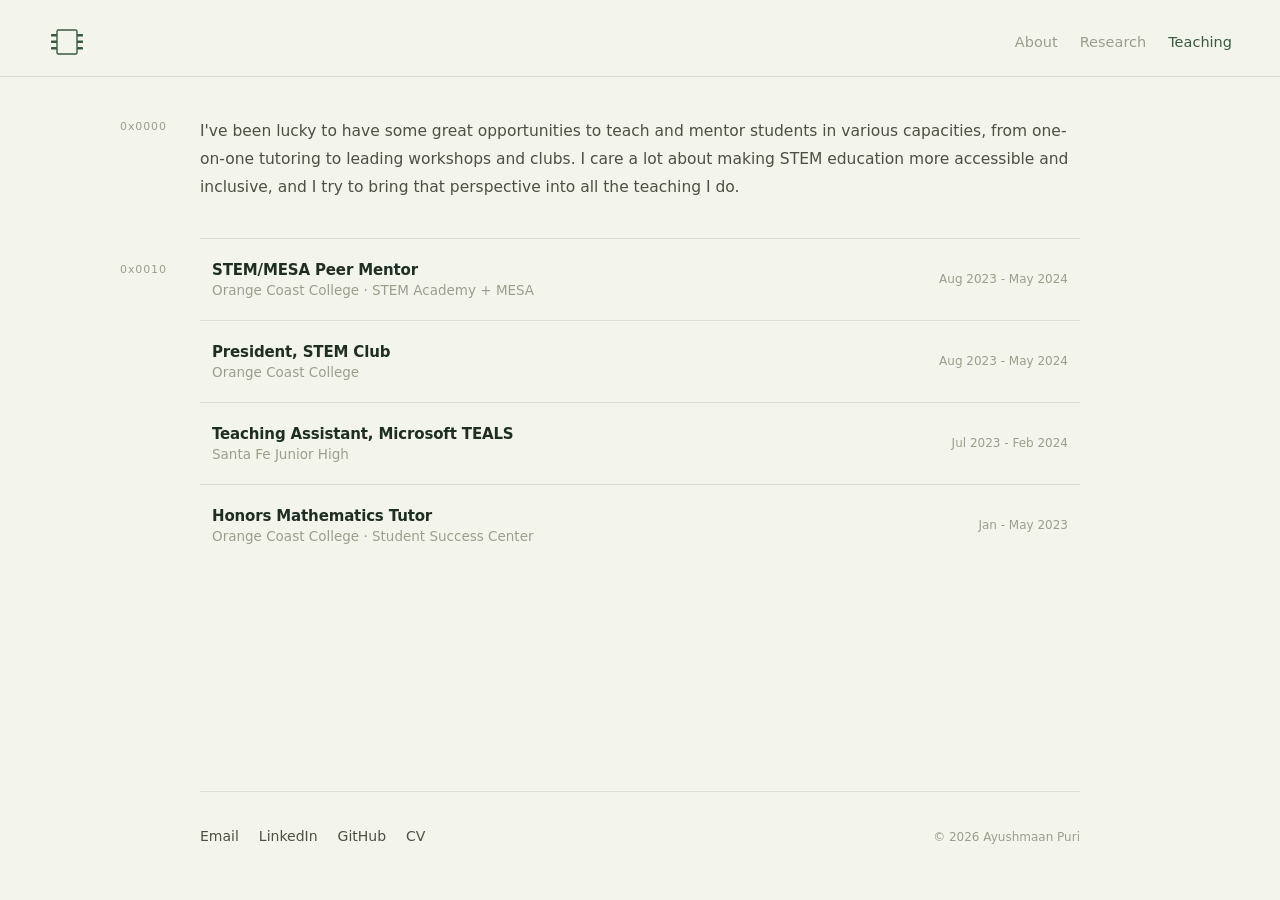
<file: teaching.html>
<!DOCTYPE html>
<html lang="en">
<head>
  <meta charset="utf-8" />
  <meta name="viewport" content="width=device-width, initial-scale=1" />
  <title>Teaching — Ayushmaan Puri</title>
  <link rel="stylesheet" href="site.css">
</head>
<body>

  <!-- NAV -->
  <nav class="site-nav">
    <button class="logo-btn" type="button" aria-label="Thermal camera view" aria-pressed="false">
    <svg class="logo-mark" viewBox="0 0 38 28" fill="none" xmlns="http://www.w3.org/2000/svg" aria-label="Ayushmaan Puri">
      <rect x="9" y="2" width="20" height="24" rx="1.5" stroke="var(--accent)" stroke-width="1.4"/>
      <!-- <path d="M15 2 A4 3.5 0 0 0 23 2" stroke="var(--accent)" stroke-width="1.4"/> -->
      <rect x="3" y="6"    width="6" height="2.5" rx="0.4" fill="var(--accent)"/>
      <rect x="3" y="12.5" width="6" height="2.5" rx="0.4" fill="var(--accent)"/>
      <rect x="3" y="19"   width="6" height="2.5" rx="0.4" fill="var(--accent)"/>
      <rect x="29" y="6"    width="6" height="2.5" rx="0.4" fill="var(--accent)"/>
      <rect x="29" y="12.5" width="6" height="2.5" rx="0.4" fill="var(--accent)"/>
      <rect x="29" y="19"   width="6" height="2.5" rx="0.4" fill="var(--accent)"/>
      <!-- <text x="19" y="17.5" text-anchor="middle" font-family="ui-monospace,monospace" font-size="7.5" font-weight="600" fill="var(--accent)">AP</text> -->
    </svg>
    </button>
    <div class="nav-items">
      <a class="nav-btn" href="index.html">About</a>
      <a class="nav-btn" href="research.html">Research</a>
      <a class="nav-btn active" href="teaching.html">Teaching</a>
    </div>
  </nav>

<div class="col">

  <p class="view-intro fi" style="animation-delay:.05s">
    I've been lucky to have some great opportunities to teach and mentor students in various capacities,
    from one-on-one tutoring to leading workshops and clubs. I care a lot about making STEM education more accessible and inclusive,
    and I try to bring that perspective into all the teaching I do.
  </p>

  <div class="entries fi" style="animation-delay:.14s">

    <div class="entry" id="e-mesa">
      <button class="entry-btn" onclick="toggle('e-mesa')">
        <div class="entry-meta">
          <span class="e-title">STEM/MESA Peer Mentor</span>
          <span class="e-org">Orange Coast College · STEM Academy + MESA</span>
        </div>
        <div class="e-right">
          <span class="e-date">Aug 2023 - May 2024</span>
        </div>
      </button>
      <div class="entry-body"><div class="entry-body-inner"><div class="entry-body-content">
        <p>
          I directly mentored 17 students from underrepresented and low-income backgrounds
          pursuing STEM majors at OCC. That meant weekly check-ins, help with transfer
          applications and career planning, and being someone they could actually talk to
          about the reality of being a first-gen student in STEM.
        </p>
        <p>
          I also organized workshops on research skills, academic writing, and career development,
          and served as president of the OCC STEM Club at the same time — the two roles overlapped
          a lot, and I tried to make events useful to both groups.
        </p>
      </div></div></div>
    </div>

    <div class="entry" id="e-stemclub">
      <button class="entry-btn" onclick="toggle('e-stemclub')">
        <div class="entry-meta">
          <span class="e-title">President, STEM Club</span>
          <span class="e-org">Orange Coast College</span>
        </div>
        <div class="e-right">
          <span class="e-date">Aug 2023 - May 2024</span>
        </div>
      </button>
      <div class="entry-body"><div class="entry-body-inner"><div class="entry-body-content">
        <p>
          I was a member before I was president, STEM club was dominated by engineers and computer scientists - mostly male.
          My goal with this club was to move an engineering-dominated environment towards a more inclusive, collaborative,
          and supportive one for all STEM students. Our projects and workshops spanned a wide range of STEM fields,
          some of which included astronomy, marine science, biology, mathematics, and horticulture. </p>
        <p>
          Some <a href="https://www.linkedin.com/in/aypuri/" target="_blank" rel="noopener">pictures on LinkedIn</a> if you want to see what it looked like.
        </p>
      </div></div></div>
    </div>

    <div class="entry" id="e-teals">
      <button class="entry-btn" onclick="toggle('e-teals')">
        <div class="entry-meta">
          <span class="e-title">Teaching Assistant, Microsoft TEALS</span>
          <span class="e-org">Santa Fe Junior High</span>
        </div>
        <div class="e-right">
          <span class="e-date">Jul 2023 - Feb 2024</span>
        </div>
      </button>
      <div class="entry-body"><div class="entry-body-inner"><div class="entry-body-content">
        <p>
          Through the Microsoft TEALS program, I helped build and run a CS education program
          teaching Code.org's CS Principles curriculum to middle school students.
          I worked closely with the classroom teacher to adapt pacing, run hands-on activities,
          and find explanations that actually landed for that age group.
        </p>
        <p>
          Watching students go from "I don't get why we're doing this" to
          debugging their own programs was one of the better things I've experienced.
        </p>
      </div></div></div>
    </div>

    <div class="entry" id="e-tutor">
      <button class="entry-btn" onclick="toggle('e-tutor')">
        <div class="entry-meta">
          <span class="e-title">Honors Mathematics Tutor</span>
          <span class="e-org">Orange Coast College · Student Success Center</span>
        </div>
        <div class="e-right">
          <span class="e-date">Jan - May 2023</span>
        </div>
      </button>
      <div class="entry-body"><div class="entry-body-inner"><div class="entry-body-content">
        <p>
          My first job. I tutored OCC students in Honors Calculus, Precalculus, Trigonometry,
          College Algebra, and Statistics. I learned quickly that there's a real gap between
          knowing something and knowing how to explain it — and that finding exactly where
          someone's understanding breaks down is a skill in itself.
        </p>
        <p>
          This is where I figured out that I actually enjoy teaching,
          not just as a part-time job, but as something I want to keep doing.
        </p>
      </div></div></div>
    </div>

  </div>

  <!-- FOOTER -->
  <footer class="site-footer">
    <div class="foot-links">
      <a href="mailto:aypuri@ucsd.edu,ayushmaan.puri18@gmail.com">Email</a>
      <a href="https://linkedin.com/in/aypuri" target="_blank" rel="noopener">LinkedIn</a>
      <a href="https://github.com/aypuri" target="_blank" rel="noopener">GitHub</a>
      <a href="cv.pdf" target="_blank" rel="noopener">CV</a>
    </div>
    <div class="foot-copy">© <span id="yr"></span> Ayushmaan Puri</div>
  </footer>

</div>

<script src="site.js"></script>
</body>
</html>
</file>
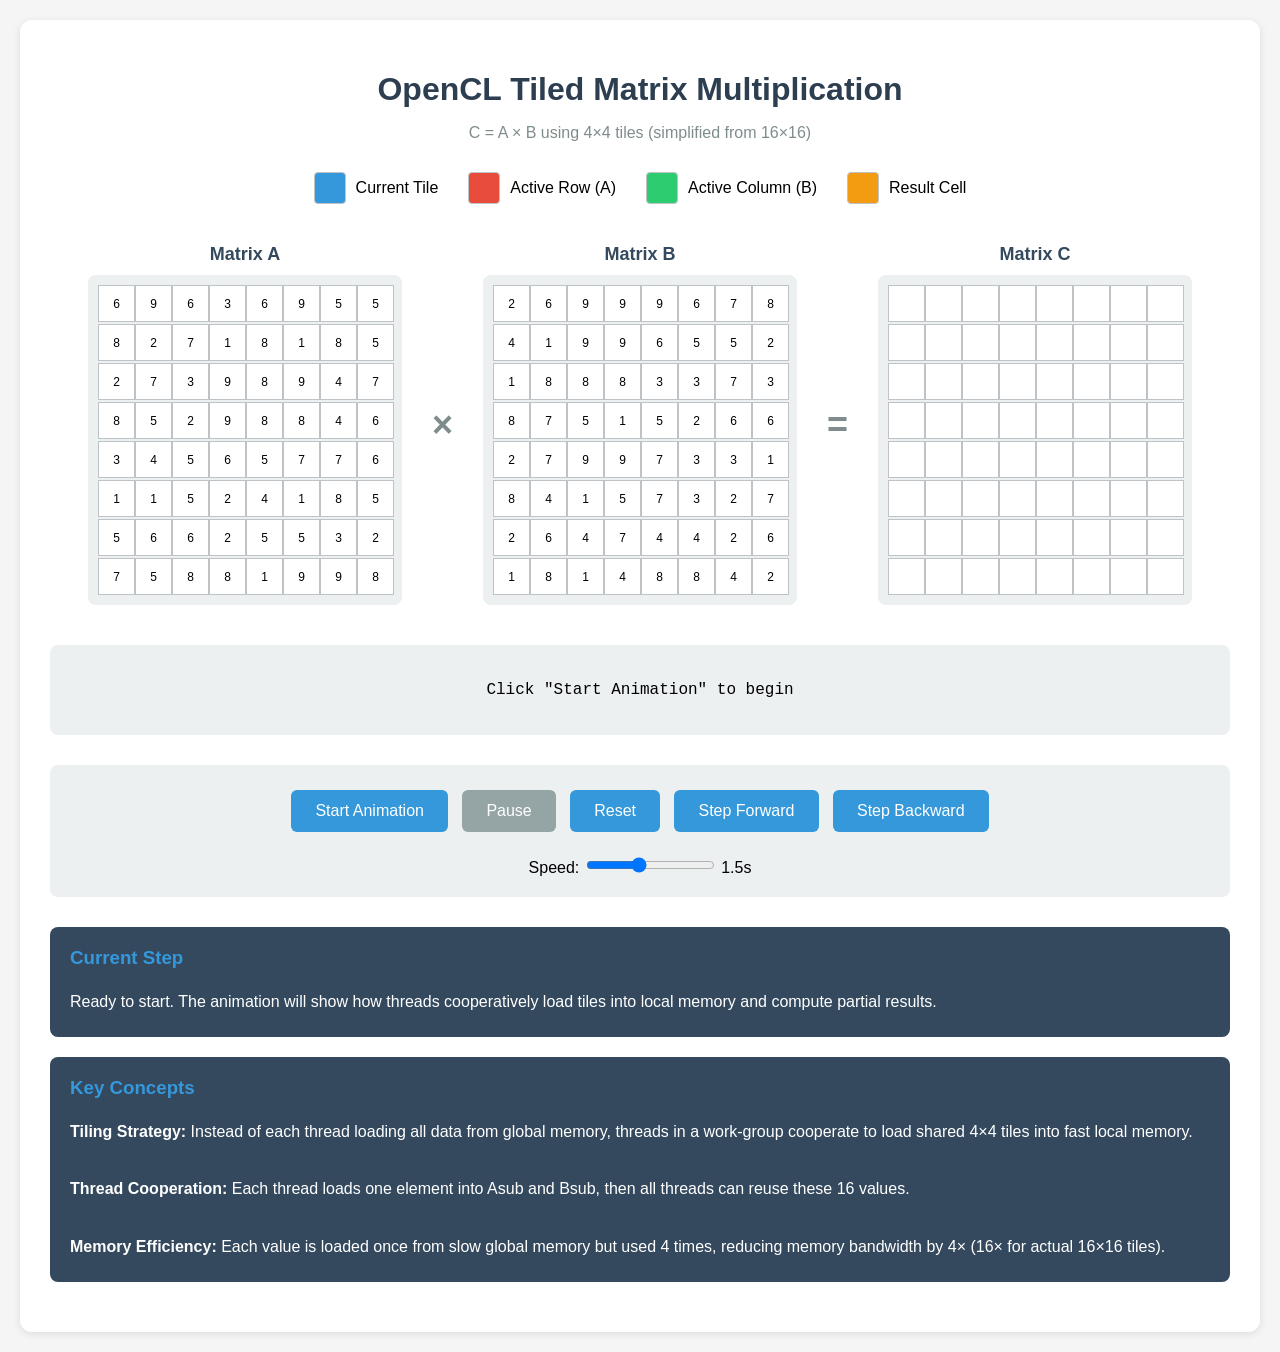
<file: tiledmatmultvis.html>
<!DOCTYPE html>
<html lang="en">
<head>
    <meta charset="UTF-8">
    <meta name="viewport" content="width=device-width, initial-scale=1.0">
    <title>Tiled Matrix Multiplication Visualization</title>
    <link rel="stylesheet" href="tiledmatmultvis.css">
</head>
<body>
    <div class="container">
        <h1>OpenCL Tiled Matrix Multiplication</h1>
        <p class="subtitle">C = A × B using 4×4 tiles (simplified from 16×16)</p>
        
        <div class="legend">
            <div class="legend-item">
                <div class="legend-box tile-highlight"></div>
                <span>Current Tile</span>
            </div>
            <div class="legend-item">
                <div class="legend-box active-row"></div>
                <span>Active Row (A)</span>
            </div>
            <div class="legend-item">
                <div class="legend-box active-col"></div>
                <span>Active Column (B)</span>
            </div>
            <div class="legend-item">
                <div class="legend-box result-cell"></div>
                <span>Result Cell</span>
            </div>
        </div>
        
        <div class="visualization" id="visualization"></div>
        
        <div class="computation" id="computation">Click "Start Animation" to begin</div>
        
        <div class="controls">
            <button id="startBtn" onclick="startAnimation()">Start Animation</button>
            <button id="pauseBtn" onclick="pauseAnimation()" disabled>Pause</button>
            <button id="resetBtn" onclick="resetAnimation()">Reset</button>
            <button onclick="stepForward()">Step Forward</button>
            <button onclick="stepBackward()">Step Backward</button>
            <br><br>
            <label>Speed: </label>
            <input type="range" id="speedSlider" min="500" max="3000" value="1500" step="100">
            <span id="speedLabel">1.5s</span>
        </div>
        
        <div class="info-panel">
            <h3>Current Step</h3>
            <div class="step-info" id="stepInfo">
                Ready to start. The animation will show how threads cooperatively load tiles into local memory and compute partial results.
            </div>
        </div>
        
        <div class="info-panel">
            <h3>Key Concepts</h3>
            <div class="step-info">
                <strong>Tiling Strategy:</strong> Instead of each thread loading all data from global memory, threads in a work-group cooperate to load shared 4×4 tiles into fast local memory.<br><br>
                <strong>Thread Cooperation:</strong> Each thread loads one element into Asub and Bsub, then all threads can reuse these 16 values.<br><br>
                <strong>Memory Efficiency:</strong> Each value is loaded once from slow global memory but used 4 times, reducing memory bandwidth by 4× (16× for actual 16×16 tiles).
            </div>
        </div>
    </div>

    <script src="tiledmatmultvis.js"></script>
</body>
</html>
</file>
<file: site.css>
:root {
  --bg:      #f3f4ec;
  --fg:      #1f2e22;
  --mid:     #4b5043;
  --faint:   #9a9f8c;
  --line:    #dcdfd0;
  --accent:  #3a5a40;
  --sans:    system-ui, -apple-system, "Segoe UI", Roboto, Helvetica, Arial, sans-serif;
  --mono:    var(--sans);
}

*, *::before, *::after { box-sizing: border-box; margin: 0; padding: 0; }

/* html gets the background too, so body paints its own and the thermal filter covers it */
html { background: var(--bg); }

/* easter egg: the chip logo toggles a thermal-camera view (filter is injected by site.js) */
.logo-btn { background: none; border: 0; padding: 0; cursor: pointer; display: block; }
body.thermal { filter: url(#thermal); }
html { scroll-behavior: smooth; }

body {
  background: var(--bg);
  background-attachment: fixed;
  color: var(--fg);
  font-family: var(--sans);
  font-size: 15.5px;
  line-height: 1.72;
  -webkit-font-smoothing: antialiased;
  min-height: 100vh;
  display: flex;
  flex-direction: column;
}

a { color: var(--accent); text-decoration: underline; text-underline-offset: 3px; text-decoration-color: color-mix(in srgb, var(--accent) 35%, transparent); }
a:hover { opacity: 0.7; }

.col { padding: 0 200px; flex: 1; display: flex; flex-direction: column; }

/* ── nav ──────────────────────────────────────────────── */
.site-nav {
  display: flex;
  justify-content: space-between;
  align-items: center;
  padding: 28px 48px 20px;
  border-bottom: 1px solid var(--line);
  position: sticky;
  top: 0;
  z-index: 10;
  background: var(--bg);
}
.logo-mark {
  display: block;
  width: 38px;
  height: 28px;
}
.nav-items { display: flex; gap: 22px; }
.nav-btn {
  background: none;
  border: none;
  cursor: pointer;
  font-family: var(--sans);
  font-size: 14.5px;
  color: var(--faint);
  padding: 0;
  transition: color .15s;
  text-decoration: none;
}
.nav-btn:hover  { color: var(--accent); opacity: 1; }
.nav-btn.active { color: var(--accent); }

.fi {
  opacity: 0;
  animation: rise .28s ease forwards;
}
@keyframes rise {
  from { opacity: 0; transform: translateY(7px); }
  to   { opacity: 1; transform: translateY(0);   }
}

/* ── sec label ────────────────────────────────────────── */
.sec-label {
  font-family: var(--mono);
  font-size: 11.5px;
  letter-spacing: 0.13em;
  text-transform: uppercase;
  color: var(--accent);
  margin-bottom: 12px;
}

/* ── view intro ───────────────────────────────────────── */
.view-intro {
  font-size: 15.5px;
  color: var(--mid);
  line-height: 1.82;
  padding: 40px 0 36px;
}
.view-intro a { color: var(--mid); }

/* ── expandable entries ───────────────────────────────── */
.entries { border-top: 1px solid var(--line); }
.entry   { border-bottom: 1px solid var(--line); }

.entry-btn {
  width: 100%;
  background: none;
  border: none;
  cursor: pointer;
  padding: 22px 12px;
  text-align: left;
  display: flex;
  justify-content: space-between;
  align-items: center;
  gap: 20px;
  font-family: var(--sans);
}
.entry-btn:hover { background: color-mix(in srgb, var(--accent) 6%, transparent); box-shadow: 0 0 0 1.5px color-mix(in srgb, var(--accent) 45%, transparent); border-radius: 4px; }

.entry-meta { flex: 1; }
.e-title {
  display: block;
  font-size: 15px;
  font-weight: 600;
  letter-spacing: -0.01em;
  color: var(--fg);
  margin-bottom: 3px;
  transition: opacity .15s;
}
.e-org {
  display: block;
  font-size: 13.5px;
  color: var(--faint);
}
.e-right {
  display: flex;
  align-items: center;
  gap: 16px;
  flex-shrink: 0;
}
.e-date {
  font-family: var(--mono);
  font-size: 12px;
  color: var(--faint);
  white-space: nowrap;
}

.entry-body {
  display: grid;
  grid-template-rows: 0fr;
  transition: grid-template-rows .3s ease;
  overflow: hidden;
}
.entry.open .entry-body { grid-template-rows: 1fr; }

.entry-body-inner  { min-height: 0; overflow: hidden; }
.entry-body-content {
  padding-bottom: 26px;
  font-size: 15px;
  color: var(--mid);
  line-height: 1.82;
}
.entry-body-content p + p { margin-top: 12px; }
.entry-body-content a { color: var(--mid); }

/* ── sub-sections ─────────────────────────────────────── */
.sub-section { padding-top: 48px; }
.sub-entry {
  padding: 18px 0;
  border-top: 1px solid var(--line);
  font-size: 15px;
  color: var(--mid);
  line-height: 1.72;
}
.sub-entry:last-child { border-bottom: 1px solid var(--line); }
.sub-head {
  display: flex;
  justify-content: space-between;
  align-items: baseline;
  gap: 20px;
  margin-bottom: 5px;
}
.sub-title {
  font-size: 15.5px;
  font-weight: 600;
  color: var(--fg);
}
.sub-date {
  font-family: var(--mono);
  font-size: 12px;
  color: var(--faint);
  white-space: nowrap;
  flex-shrink: 0;
}
.sub-entry a { color: var(--mid); }

/* ── footer ───────────────────────────────────────────── */
.site-footer {
  margin-top: auto;
  border-top: 1px solid var(--line);
  padding: 32px 0 52px;
  display: flex;
  justify-content: space-between;
  align-items: baseline;
  flex-wrap: wrap;
  gap: 12px 20px;
}
/* drop the last entry's rule so it doesn't double up with the footer rule */
.entry:last-child { border-bottom: none; }
.foot-links {
  display: flex;
  gap: 20px;
  font-size: 14px;
  color: var(--mid);
  flex-wrap: wrap;
}
.foot-links a { color: var(--mid); text-decoration: none; }
.foot-links a:hover { color: var(--fg); }
.foot-copy {
  font-family: var(--mono);
  font-size: 12px;
  color: var(--faint);
}

/* ── stack addresses ──────────────────────────────────── */
.view-intro,
.entries,
.sub-section,
.home-top,
.home-section { position: relative; }

.view-intro::before,
.entries::before,
.sub-section::before,
.home-top::before,
.home-section::before {
  position: absolute;
  left: -80px;
  font-family: var(--mono);
  font-size: 11px;
  color: var(--faint);
  letter-spacing: 0.08em;
}

.view-intro::before   { content: "0x0000"; top: 40px; }
.entries::before      { content: "0x0010"; top: 22px; }
.sub-section::before  { content: "0x0020"; top: 48px; }
.home-top::before     { content: "0x0000"; top: 40px; }
.home-section::before { content: "0x0010"; top: 24px; }

/* ── responsive ───────────────────────────────────────── */
@media (max-width: 600px) {
  .col { padding: 0 24px; }
  .site-nav { padding: 22px 24px 18px; }
  .nav-items { gap: 14px; }
  .sub-head { flex-direction: column; gap: 2px; }
  .e-right { gap: 10px; }
  .e-date { display: none; }
  .view-intro::before,
  .entries::before,
  .sub-section::before,
  .home-top::before,
  .home-section::before { display: none; }
}
</file>
<file: tiledmatmultvis/styles.css>
body {
    font-family: 'Segoe UI', Tahoma, Geneva, Verdana, sans-serif;
    max-width: 100%;
    margin: 0 auto;
    padding: 20px;
    background: #f5f5f5;
    font-size: clamp(14px, 1.5vw, 18px);
}

.container {
    background: white;
    padding: 30px;
    border-radius: 12px;
    box-shadow: 0 2px 8px rgba(0,0,0,0.1);
    zoom: 0.8;
}

h1 {
    color: #2c3e50;
    margin-bottom: 10px;
    font-size: clamp(1.5rem, 3vw, 2.5rem);
}

.subtitle {
    color: #7f8c8d;
    margin-bottom: 30px;
    font-size: clamp(0.9rem, 1.5vw, 1.2rem);
}

.matrix-container {
    text-align: center;
}

.matrix-label {
    font-weight: bold;
    margin-bottom: 10px;
    color: #34495e;
    font-size: clamp(14px, 1.5vw, 18px);
}

.matrix {
    display: inline-grid;
    gap: 2px;
    padding: 10px;
    background: #ecf0f1;
    border-radius: 8px;
    position: relative;
}

.cell {
    width: 35px;
    height: 35px;
    display: flex;
    align-items: center;
    justify-content: center;
    background: white;
    border: 1px solid #bdc3c7;
    font-size: clamp(10px, 1vw, 12px);
    transition: all 0.3s ease;
    cursor: pointer;
}

.cell:hover {
    transform: scale(1.1);
    z-index: 10;
    box-shadow: 0 4px 8px rgba(0,0,0,0.2);
}

.tile-highlight {
    background: #3498db !important;
    color: white;
    font-weight: bold;
}

.active-row {
    background: #e74c3c !important;
    color: white;
    font-weight: bold;
}

.active-col {
    background: #2ecc71 !important;
    color: white;
    font-weight: bold;
}

.result-cell {
    background: #f39c12 !important;
    color: white;
    font-weight: bold;
}

.operator {
    font-size: clamp(24px, 3vw, 36px);
    color: #7f8c8d;
    font-weight: bold;
}

.controls {
    display: flex;
    flex-direction: column;
    gap: 10px;
    padding: 20px;
    background: #ecf0f1;
    border-radius: 8px;
}

.speed-control {
    margin-top: 10px;
    display: flex;
    flex-direction: column;
    gap: 5px;
    align-items: center;
}

button {
    padding: clamp(6px, 0.8vw, 12px) clamp(12px, 1.5vw, 24px);
    margin: 3px;
    font-size: clamp(12px, 1.2vw, 16px);
    cursor: pointer;
    background: #3498db;
    color: white;
    border: none;
    border-radius: 6px;
    transition: background 0.3s;
}

button:hover {
    background: #2980b9;
}

button:disabled {
    background: #95a5a6;
    cursor: not-allowed;
}

.info-panel {
    background: #34495e;
    color: white;
    padding: 15px;
    border-radius: 8px;
    margin: 20px auto;
    font-size: clamp(14px, 1.5vw, 18px);
    max-width: 1000px;
}

.info-panel h3 {
    margin-top: 0;
    color: #3498db;
    font-size: clamp(16px, 1.8vw, 22px);
}

.step-info {
    line-height: 1.8;
    font-size: clamp(14px, 1.3vw, 16px);
}

.right-column .info-panel {
    margin: 0;
    font-size: clamp(11px, 1.1vw, 14px);
}

.right-column .info-panel h3 {
    font-size: clamp(12px, 1.2vw, 15px);
    margin-bottom: 8px;
}

.right-column .step-info {
    line-height: 1.5;
}

.code-highlight {
    background: #2c3e50;
    padding: 2px 4px;
    border-radius: 3px;
    font-family: 'Courier New', monospace;
    font-size: clamp(11px, 1.1vw, 15px);
}

.legend {
    display: flex;
    flex-direction: column;
    gap: 10px;
    margin: 0;
    align-items: flex-start;
}

.legend-item {
    display: flex;
    align-items: center;
    gap: 10px;
    font-size: clamp(19px, 1.3vw, 16px);
}

.legend-box {
    width: 30px;
    height: 30px;
    border: 1px solid #bdc3c7;
    border-radius: 4px;
}

.tile-outline {
    position: absolute;
    border: 3px solid #e74c3c;
    pointer-events: none;
    border-radius: 4px;
}

.computation {
    text-align: center;
    font-family: 'Courier New', monospace;
    font-size: clamp(14px, 1.6vw, 20px);
    padding: 15px;
    background: #ecf0f1;
    border-radius: 8px;
    margin: 20px 0;
    min-height: 60px;
    display: flex;
    align-items: center;
    justify-content: center;
}

.visualization-wrapper {
    display: flex;
    flex-direction: column;
    align-items: center;
    gap: 10px;
    margin: 0;
}

.top-section {
    display: flex;
    gap: 0;
    align-items: flex-end;
}

.bottom-section {
    display: flex;
    gap: 30px;
    align-items: flex-start;
}

.spacer {
    width: 345px;
}

.header-section {
    margin-bottom: 10px;
}

.title-area {
    text-align: left;
}

.title-area h1 {
    margin-bottom: 5px;
}

.title-area .subtitle {
    margin-bottom: 15px;
}

.main-layout {
    display: flex;
    gap: 0;
    align-items: flex-start;
    justify-content: center;
}

.left-column {
    flex-shrink: 0;
    margin-right: -300px;
    z-index: 1;
}

.center-column {
    flex-shrink: 0;
}

.right-column {
    flex-shrink: 0;
    display: flex;
    flex-direction: column;
    align-items: stretch;
    margin-left: 30px;
    margin-top: 30px;
    gap: 15px;
    max-width: 250px;
}
</file>
<file: styles.css>
:root {
      /* Colors */
      --bg: #ffe5b9;         /* plain grey background */
      --text: #222222;       /* neutral-900 */
      --muted: #6b7280;      /* slate-500 */
      --accent: #1c1d1d;     /* blue-600 */
      --border: #e5e7eb;     /* gray-200 */
      --card: #fdeccf;       /* white cards on grey canvas */

      /* Dark mode */
      --bg-dark: #2a2b2c;
      --text-dark: #e5e7eb;
      --muted-dark: #9aa4b2;
      --accent-dark: #e5e7eb;
      --border-dark: #222222;
      --card-dark: #1a1a1b;

      /* Typography & rhythm */
      --font-body: ui-sans-serif, system-ui, -apple-system, Segoe UI, Roboto, Helvetica, Arial, "Apple Color Emoji", "Segoe UI Emoji";
      --font-ui: var(--font-body);
      --font-mono: ui-monospace, SFMono-Regular, Menlo, Monaco, Consolas, "Liberation Mono", "Courier New", monospace;

      --size-maxw: 1120px;   /* total grid width (sidebar + content) */
      --size-gutter: 24px;   /* page side padding */
      --radius: 14px;        /* soft cards */
      --shadow: 0 10px 25px rgba(0,0,0,.06), 0 3px 6px rgba(0,0,0,.06);

      /* Type scale */
      --fs-0: clamp(14px, 0.85rem + 0.1vw, 16px);
      --fs-1: clamp(16px, 1rem + 0.2vw, 18px);
      --fs-2: clamp(20px, 1.25rem + 0.35vw, 24px);
      --fs-3: clamp(28px, 1.6rem + 0.8vw, 36px);
      --lh: 1.65;
    }

    html.dark {
      color-scheme: dark;
      --bg: var(--bg-dark);
      --text: var(--text-dark);
      --muted: var(--muted-dark);
      --accent: var(--accent-dark);
      --border: var(--border-dark);
      --card: var(--card-dark);
    }

    /* Base */
    * { box-sizing: border-box; }
    html, body { height: 100%; }
    html {
      scroll-behavior: smooth;
    }
    body {
      margin: 0;
      background: var(--bg);
      color: var(--text);
      font: var(--fs-1)/var(--lh) var(--font-body);
      -webkit-font-smoothing: antialiased;
      -moz-osx-font-smoothing: grayscale;
    }
    a { color: var(--accent); text-decoration: none;}
    a:hover { text-decoration: underline; }

    /* Layout */
    .wrap { max-width: var(--size-maxw); margin: 0 auto; padding: 0 var(--size-gutter); }
    header.site {
      position: sticky; top: 0; z-index: 10;
      backdrop-filter: saturate(1.2) blur(6px);
      background: color-mix(in oklab, var(--bg) 85%, transparent);
      border-bottom: 1px solid var(--border);
    }
    .site-inner { display: flex; align-items: center; justify-content: space-between; gap: 16px; padding: 14px 0; }
    .brand { display: flex; align-items: center; gap: 10px; font: 800 var(--fs-2)/1 var(--font-ui);}
    .brand .logo { width: 28px; height: 28px; border-radius: 8px; display: grid; place-items: center; background: var(--text); color: var(--bg); font: 800 14px/1 var(--font-ui); }
    nav a { color: inherit; opacity: .9; font: 600 var(--fs-0)/1 var(--font-ui); }
    nav a:hover { opacity: 1; }

    .container { padding: 28px 0 80px; }
    .shell { 
      display: grid; 
      grid-template-columns: 280px minmax(0,1fr); 
      gap: 32px; 
      align-items: start;
      margin: 8px auto;
      justify-self: center;
    }

    /* Sidebar */
    aside.sidebar { position: sticky; top: 76px; }
    .profile { border: 1px solid var(--border); border-radius: var(--radius); padding: 18px; box-shadow: var(--shadow); background: var(--card); }
    .avatar { width: 100%; aspect-ratio: 1/1; object-fit: cover; border-radius: 12px; border: 1px solid var(--border); box-shadow: var(--shadow); }
    .profile h1 { font: 900 var(--fs-2)/1.2 var(--font-ui); margin: 12px 0 6px; }
    .profile .title { color: var(--muted); font: 600 var(--fs-0)/1.5 var(--font-ui); margin-bottom: 10px; }
    .contacts { display: grid; gap: 8px; margin-top: 10px; text-align: justify;}
    .contact { display:flex; text-align: center;align-items:center; gap:8px; border:1px solid var(--border); border-radius: 10px; padding:10px 10px; font:700 var(--fs-0)/1 var(--font-ui); color:inherit; background: color-mix(in oklab, var(--card) 98%, white 2%); }
    .contact:hover { text-decoration: none; transform: translateY(-1px); box-shadow: var(--shadow); }
    .profile .blurb { margin-top: 12px; color: var(--muted); font: 500 var(--fs-0)/1.6 var(--font-ui); }

    /* Resume content */
    .section { margin-bottom: 28px; }
    .block { border: 1px solid var(--border); border-radius: var(--radius); background: var(--card); padding: 18px; box-shadow: var(--shadow); }
    .section h2 { font: 900 var(--fs-2)/1.2 var(--font-ui); margin: 0 0 10px; }
    .section .sub { color: var(--muted); font: 500 var(--fs-0)/1.6 var(--font-ui); margin-bottom: 8px; }
  /* Use a flexible main column and a content-sized time column so the time doesn't force-wrap the role */
  .item { display: grid; grid-template-columns: 1fr max-content; gap: 6px 18px; padding: 12px 0; border-top: 1px solid var(--border); align-items: start; }
    .item:first-child { border-top: 0; padding-top: 0; }
    .role { font: 800 var(--fs-1)/1.3 var(--font-ui); }
    .org { color: var(--muted); font: 700 var(--fs-0)/1.4 var(--font-ui); }
  /* Allow the time to wrap if necessary but prefer compact layout */
  .time { color: var(--muted); font: 600 var(--fs-0)/1.4 var(--font-ui); white-space: normal; max-width: 200px; word-break: break-word; text-align: right; }
    .desc { grid-column: 1 / -1; color: var(--text); color: var(--muted); font: 600 var(--fs-0)/1.4 var(--font-ui);}
    .pillset { display: flex; flex-wrap: wrap; gap: 8px; margin-top: 8px; }
    .pill { border: 1px solid var(--border); background: var(--card); padding: 4px 10px; border-radius: 999px; font: 700 12px/1 var(--font-ui); color: var(--muted); }

    /* Footer */
    footer.site { border-top: 1px solid var(--border); color: var(--muted); background: transparent; }
    .site-foot { padding: 28px 0; display: flex; align-items: center; justify-content: space-between; font: 600 var(--fs-0)/1.5 var(--font-ui); }

    /* Toolbar */
    .toolbar { display: flex; align-items: center; gap: 10px; }
    .button { appearance: none; border: 1px solid var(--border); background: var(--card); color: inherit; border-radius: 999px; padding: 6px 12px; cursor: pointer; font: 700 var(--fs-0)/1 var(--font-ui);}
    .button:hover { transform: translateY(-1px); box-shadow: var(--shadow); }

    /* Utilities */
    .sr-only { position:absolute; width:1px; height:1px; padding:0; margin:-1px; overflow:hidden; clip:rect(0,0,0,0); white-space:nowrap; border:0; }

    /* News section */
    #news-list {
      font-size: 0.85em;
      line-height: 1.4;
      margin: 0;
      padding-left: 1.2em;
    }

    .news-item span {
      color: var(--muted);
      font-weight: 500;
      display: inline-block;
      width: 85px;
    }

    .news-item.hidden {
      display: none;
    }

    .news-toggle-container {
      text-align: right;
      margin-top: 5px;
      margin-bottom: 0px;
    }

    #news-toggle-btn {
      background: none;
      border: 0.5px solid var(--muted);
      color: var(--muted);
      padding: 2px 6px;
      border-radius: 50px;
      font-size: 0.7em;
      cursor: pointer;
      font-family: var(--font-ui);
      opacity: 0.7;
    }

    @media (max-width: 480px){
      .container { 
        display: flex; 
        justify-content:center; 
      }
      .shell { 
        grid-template-columns: 1fr;
        width: 95%;
        margin: 0 auto;
      }
      aside.sidebar { position: static; }

      .copyright {
        margin-left: 20px;
      }
      .b2tbutton {
        margin-right: 20px;
      }
      .brand {
        margin-left: 20px;
      }
      .toolbar {
        margin-right: 20px;
      }
      /* On very small screens, stack the item grid so role and time don't squeeze each other */
      .item { grid-template-columns: 1fr; }
      .time { text-align: left; max-width: none; }
    }
</file>
<file: tiledmatmultvis.css>
body {
        font-family: 'Segoe UI', Tahoma, Geneva, Verdana, sans-serif;
        max-width: 1400px;
        margin: 0 auto;
        padding: 20px;
        background: #f5f5f5;
    }
    
    .container {
        background: white;
        padding: 30px;
        border-radius: 12px;
        box-shadow: 0 2px 8px rgba(0,0,0,0.1);
    }
    
    h1 {
        color: #2c3e50;
        text-align: center;
        margin-bottom: 10px;
    }
    
    .subtitle {
        text-align: center;
        color: #7f8c8d;
        margin-bottom: 30px;
    }
    
    .visualization {
        display: flex;
        justify-content: center;
        align-items: center;
        gap: 30px;
        margin: 40px 0;
        flex-wrap: wrap;
    }
    
    .matrix-container {
        text-align: center;
    }
    
    .matrix-label {
        font-weight: bold;
        margin-bottom: 10px;
        color: #34495e;
        font-size: 18px;
    }
    
    .matrix {
        display: inline-grid;
        gap: 2px;
        padding: 10px;
        background: #ecf0f1;
        border-radius: 8px;
        position: relative;
    }
    
    .cell {
        width: 35px;
        height: 35px;
        display: flex;
        align-items: center;
        justify-content: center;
        background: white;
        border: 1px solid #bdc3c7;
        font-size: 12px;
        transition: all 0.3s ease;
        cursor: pointer;
    }
    
    .cell:hover {
        transform: scale(1.1);
        z-index: 10;
        box-shadow: 0 4px 8px rgba(0,0,0,0.2);
    }
    
    .tile-highlight {
        background: #3498db !important;
        color: white;
        font-weight: bold;
    }
    
    .active-row {
        background: #e74c3c !important;
        color: white;
        font-weight: bold;
    }
    
    .active-col {
        background: #2ecc71 !important;
        color: white;
        font-weight: bold;
    }
    
    .result-cell {
        background: #f39c12 !important;
        color: white;
        font-weight: bold;
    }
    
    .operator {
        font-size: 36px;
        color: #7f8c8d;
        font-weight: bold;
    }
    
    .controls {
        text-align: center;
        margin: 30px 0;
        padding: 20px;
        background: #ecf0f1;
        border-radius: 8px;
    }
    
    button {
        padding: 12px 24px;
        margin: 5px;
        font-size: 16px;
        cursor: pointer;
        background: #3498db;
        color: white;
        border: none;
        border-radius: 6px;
        transition: background 0.3s;
    }
    
    button:hover {
        background: #2980b9;
    }
    
    button:disabled {
        background: #95a5a6;
        cursor: not-allowed;
    }
    
    .info-panel {
        background: #34495e;
        color: white;
        padding: 20px;
        border-radius: 8px;
        margin: 20px 0;
    }
    
    .info-panel h3 {
        margin-top: 0;
        color: #3498db;
    }
    
    .step-info {
        line-height: 1.8;
    }
    
    .code-highlight {
        background: #2c3e50;
        padding: 2px 6px;
        border-radius: 3px;
        font-family: 'Courier New', monospace;
        font-size: 14px;
    }
    
    .legend {
        display: flex;
        justify-content: center;
        gap: 30px;
        margin: 20px 0;
        flex-wrap: wrap;
    }
    
    .legend-item {
        display: flex;
        align-items: center;
        gap: 10px;
    }
    
    .legend-box {
        width: 30px;
        height: 30px;
        border: 1px solid #bdc3c7;
        border-radius: 4px;
    }
    
    .tile-outline {
        position: absolute;
        border: 3px solid #e74c3c;
        pointer-events: none;
        border-radius: 4px;
    }
    
    .computation {
        text-align: center;
        font-family: 'Courier New', monospace;
        font-size: 16px;
        padding: 15px;
        background: #ecf0f1;
        border-radius: 8px;
        margin: 20px 0;
        min-height: 60px;
        display: flex;
        align-items: center;
        justify-content: center;
    }
</file>
